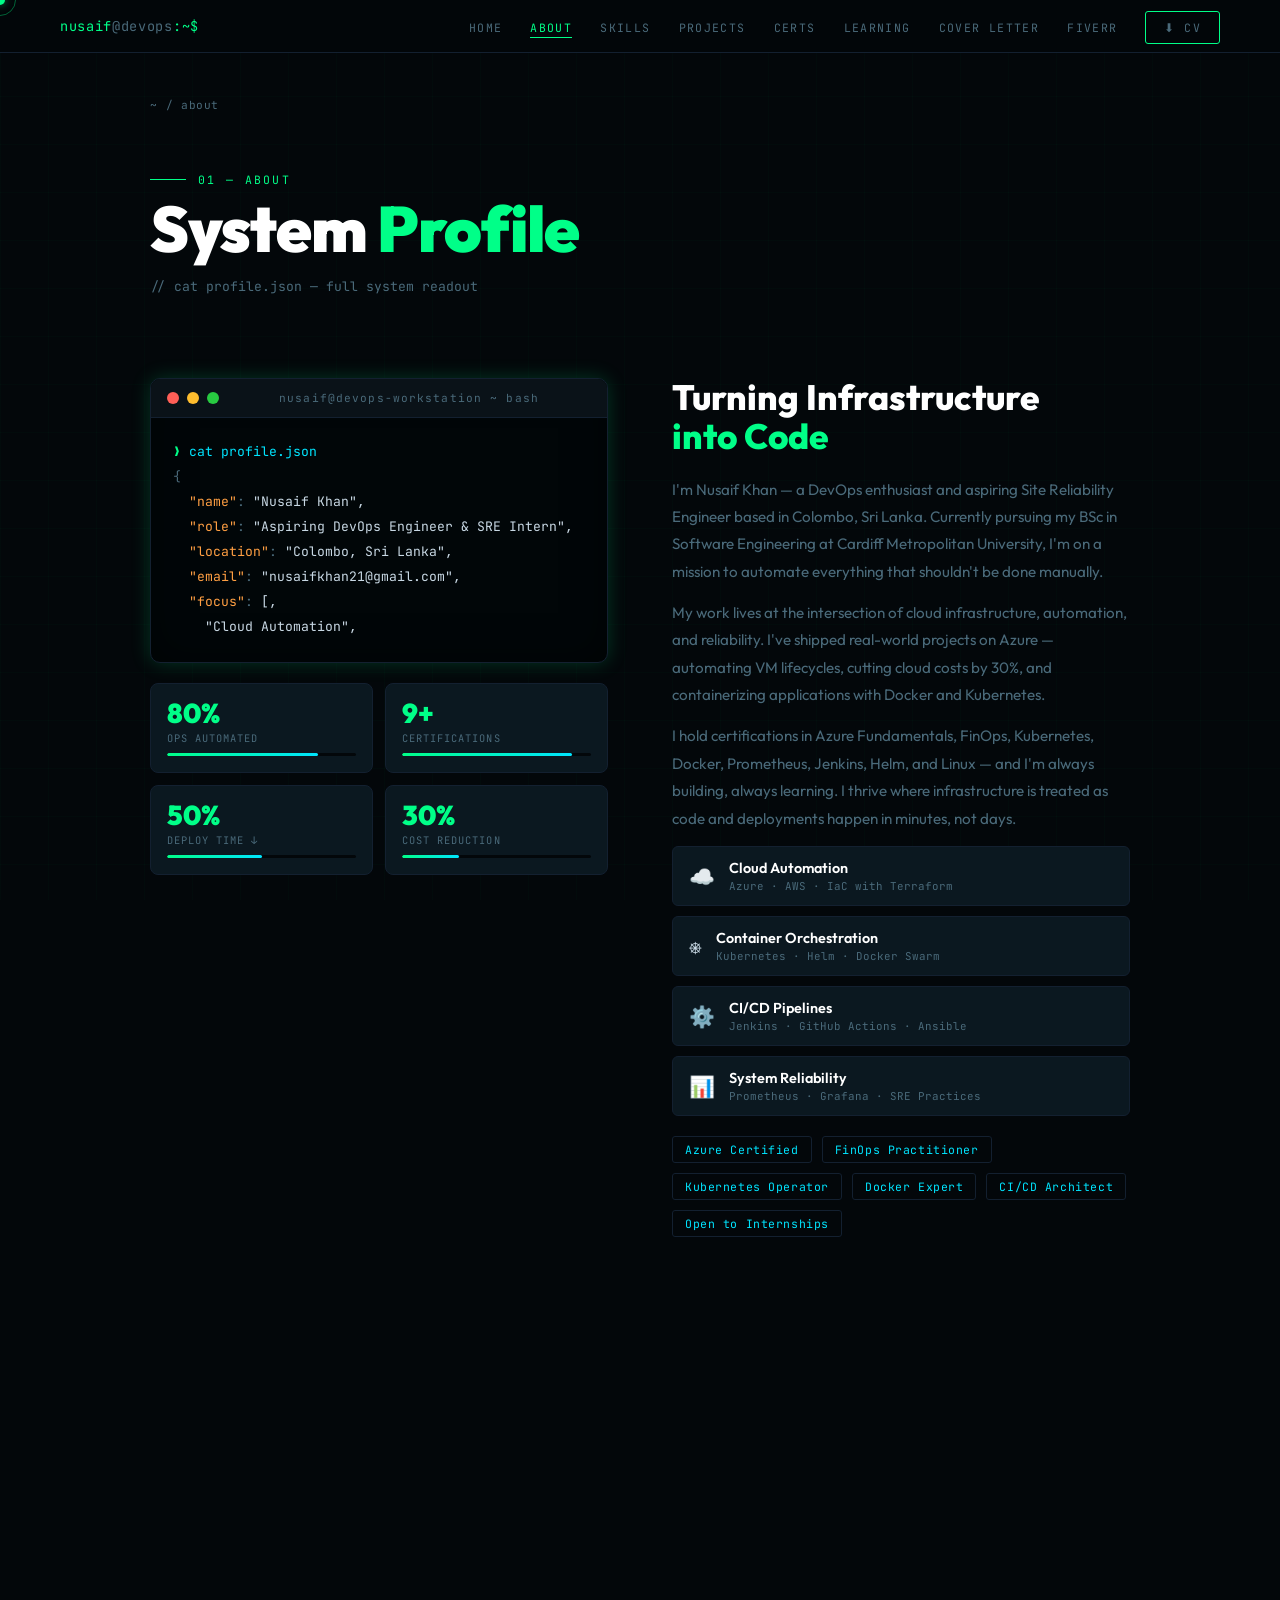
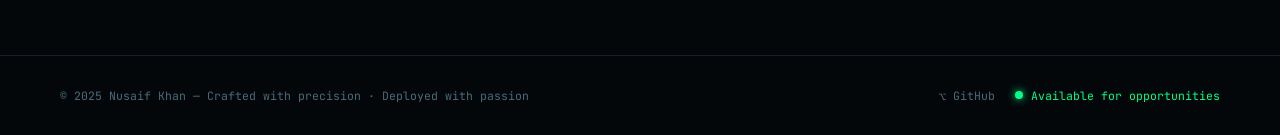
<file: about.html>
<!doctype html>
<html lang="en">
<head>
  <meta charset="UTF-8"/>
  <meta name="viewport" content="width=device-width,initial-scale=1.0"/>
  <title>About — Nusaif Khan</title>
  <link href="https://fonts.googleapis.com/css2?family=JetBrains+Mono:ital,wght@0,300;0,400;0,500;0,700;1,400&family=Outfit:wght@300;400;500;600;700;800;900&display=swap" rel="stylesheet"/>
  <style>
    :root{--bg:#03070a;--bg2:#060d12;--bg3:#0b1820;--g:#00ff88;--g2:#00cc6a;--c:#00e5ff;--b:#1e90ff;--o:#ff6b35;--p:#a855f7;--t:#c8d8e4;--td:#4a6a7a;--bd:#132030;--bdh:#00ff8840;--glow:0 0 20px #00ff8830;--glows:0 0 40px #00ff8860;}
    *,*::before,*::after{box-sizing:border-box;margin:0;padding:0;}
    html{scroll-behavior:smooth;}
    body{background:var(--bg);color:var(--t);font-family:"Outfit",sans-serif;overflow-x:hidden;cursor:none;}
    ::selection{background:#00ff8830;color:var(--g);}
    ::-webkit-scrollbar{width:4px;}
    ::-webkit-scrollbar-track{background:var(--bg);}
    ::-webkit-scrollbar-thumb{background:var(--g2);border-radius:2px;}

    /* CURSOR */
    #cur,#cur-r{position:fixed;border-radius:50%;pointer-events:none;z-index:9999;transform:translate(-50%,-50%);transition:width .15s,height .15s,background .15s,border .15s;}
    #cur{width:10px;height:10px;background:var(--g);box-shadow:0 0 8px #00ff8880;}
    #cur-r{width:32px;height:32px;border:1px solid #00ff8860;z-index:9998;transition:all .12s ease;}

    /* BG GRID */
    .bg-grid{position:fixed;inset:0;z-index:0;background-image:linear-gradient(rgba(0,255,136,.018) 1px,transparent 1px),linear-gradient(90deg,rgba(0,255,136,.018) 1px,transparent 1px);background-size:48px 48px;pointer-events:none;}

    /* NAV */
    nav{position:fixed;top:0;left:0;right:0;z-index:200;display:flex;align-items:center;justify-content:space-between;padding:16px 60px;background:rgba(3,7,10,.92);backdrop-filter:blur(16px);border-bottom:1px solid var(--bd);transition:all .3s;}
    nav.scrolled{padding:12px 60px;border-bottom-color:#00ff8830;}
    .nav-logo{font-family:"JetBrains Mono",monospace;font-size:.85rem;color:var(--g);letter-spacing:.05em;text-decoration:none;}
    .nav-logo span{color:var(--td);}
    .nav-links{display:flex;gap:28px;list-style:none;align-items:center;}
    .nav-links a{font-family:"JetBrains Mono",monospace;font-size:.72rem;color:var(--td);text-decoration:none;letter-spacing:.12em;text-transform:uppercase;transition:color .2s;position:relative;cursor:none;}
    .nav-links a::after{content:"";position:absolute;left:0;bottom:-3px;width:0;height:1px;background:var(--g);transition:width .2s;}
    .nav-links a:hover,.nav-links a.active{color:var(--g);}
    .nav-links a:hover::after,.nav-links a.active::after{width:100%;}
    .nav-dl{font-family:"JetBrains Mono",monospace;font-size:.72rem;padding:8px 18px;background:transparent;border:1px solid var(--g);color:var(--g);border-radius:3px;cursor:none;letter-spacing:.1em;text-transform:uppercase;transition:all .2s;text-decoration:none;}
    .nav-dl:hover{background:var(--g);color:#000;}

    /* PAGE SHELL */
    .page-shell{min-height:100vh;padding-top:80px;position:relative;z-index:2;}

    /* SECTION WRAP */
    .section-wrap{max-width:1100px;margin:0 auto;padding:80px 60px;}
    .section-kicker{font-family:"JetBrains Mono",monospace;font-size:.72rem;color:var(--g);letter-spacing:.2em;text-transform:uppercase;margin-bottom:12px;display:flex;align-items:center;gap:12px;}
    .section-kicker::after{content:"";flex:1;height:1px;background:linear-gradient(90deg,var(--bd),transparent);}
    .section-title{font-family:"Outfit",sans-serif;font-size:clamp(2rem,4vw,3rem);font-weight:800;color:#fff;line-height:1;margin-bottom:48px;}

    /* FADE IN */
    .fade{opacity:0;transform:translateY(24px);transition:opacity .7s ease,transform .7s ease;}
    .fade.vis{opacity:1;transform:translateY(0);}
    .fade.delay1{transition-delay:.1s;}
    .fade.delay2{transition-delay:.2s;}
    .fade.delay3{transition-delay:.3s;}
    .fade.delay4{transition-delay:.4s;}

    /* PAGE HERO BANNER */
    .page-banner{padding:60px 60px 0;max-width:1100px;margin:0 auto;}
    .page-banner-kicker{font-family:"JetBrains Mono",monospace;font-size:.72rem;color:var(--g);letter-spacing:.2em;text-transform:uppercase;margin-bottom:12px;display:flex;align-items:center;gap:12px;}
    .page-banner-kicker::before{content:"";width:36px;height:1px;background:var(--g);}
    .page-banner-title{font-family:"Outfit",sans-serif;font-size:clamp(2.2rem,5vw,4rem);font-weight:900;color:#fff;line-height:.95;letter-spacing:-.02em;margin-bottom:16px;}
    .page-banner-title span{color:var(--g);}
    .page-banner-desc{font-family:"JetBrains Mono",monospace;font-size:.82rem;color:var(--td);line-height:1.7;max-width:500px;}

    /* FOOTER */
    footer{padding:32px 60px;border-top:1px solid var(--bd);display:flex;justify-content:space-between;align-items:center;position:relative;z-index:2;margin-top:40px;}
    .footer-copy{font-family:"JetBrains Mono",monospace;font-size:.72rem;color:var(--td);}
    .footer-status{font-family:"JetBrains Mono",monospace;font-size:.72rem;color:var(--g);display:flex;align-items:center;gap:8px;}
    .status-dot{width:8px;height:8px;background:var(--g);border-radius:50%;animation:pulse 2s ease-in-out infinite;box-shadow:0 0 8px var(--g);}
    @keyframes pulse{0%,100%{transform:scale(1);opacity:1;}50%{transform:scale(1.3);opacity:.7;}}
    @keyframes blink{50%{opacity:0;}}

    /* BREADCRUMB */
    .breadcrumb{font-family:"JetBrains Mono",monospace;font-size:.7rem;color:var(--td);padding:18px 60px 0;max-width:1100px;margin:0 auto;letter-spacing:.05em;}
    .breadcrumb a{color:var(--td);text-decoration:none;transition:color .2s;}
    .breadcrumb a:hover{color:var(--g);}
    .breadcrumb span{color:var(--td);margin:0 8px;}

    /* BADGE */
    .badge{font-family:"JetBrains Mono",monospace;font-size:.72rem;padding:5px 12px;border:1px solid var(--bd);border-radius:3px;color:var(--c);letter-spacing:.05em;transition:all .2s;cursor:default;}
    .badge:hover{border-color:var(--c);background:rgba(0,229,255,.06);}

    /* MOBILE */
    @media(max-width:900px){
      nav{padding:14px 32px;}
      .section-wrap,.page-banner,.breadcrumb{padding-left:32px;padding-right:32px;}
    }
    @media(max-width:600px){
      nav{padding:12px 20px;}
      .section-wrap,.page-banner,.breadcrumb{padding-left:20px;padding-right:20px;}
      footer{flex-direction:column;gap:14px;padding:24px 20px;text-align:center;}
      .sysprofile-grid{grid-template-columns:1fr!important;gap:28px!important;}
      .sp-metrics{grid-template-columns:1fr 1fr!important;}
      .edu-card{flex-direction:column;gap:12px;text-align:center;}
    }
    @media(max-width:400px){
      .section-wrap,.page-banner,.breadcrumb{padding-left:16px;padding-right:16px;}
    }

  /* HAMBURGER */
  #hamburger{display:none;flex-direction:column;gap:5px;cursor:pointer;padding:6px 4px;background:none;border:none;}
  #hamburger span{display:block;width:22px;height:2px;background:var(--g);border-radius:2px;transition:all .25s;}
  #hamburger.open span:nth-child(1){transform:translateY(7px) rotate(45deg);}
  #hamburger.open span:nth-child(2){opacity:0;}
  #hamburger.open span:nth-child(3){transform:translateY(-7px) rotate(-45deg);}
  #mobile-menu{display:none;position:fixed;top:56px;left:0;right:0;background:rgba(3,7,10,.96);backdrop-filter:blur(24px) saturate(160%);-webkit-backdrop-filter:blur(24px) saturate(160%);border-bottom:1px solid rgba(0,255,136,.12);box-shadow:0 8px 40px rgba(0,0,0,.5);flex-direction:column;z-index:199;padding:20px 24px 28px;}
  #mobile-menu a{font-family:"JetBrains Mono",monospace;font-size:.8rem;color:var(--td);text-decoration:none;letter-spacing:.14em;text-transform:uppercase;padding:14px 0;border-bottom:1px solid var(--bd);transition:color .2s,padding-left .2s;}
  #mobile-menu a:hover,#mobile-menu a.active{color:var(--g);padding-left:8px;}
  #mobile-menu a:last-child{border-bottom:none;}
  @media(max-width:900px){
    #hamburger{display:flex;}
    .nav-links{display:none!important;}
  }
  </style>
</head>
<body>
<div class="bg-grid"></div>
<div id="cur"></div>
<div id="cur-r"></div>

<nav id="main-nav">
  <a href="index.html" class="nav-logo">nusaif<span>@devops</span>:~$</a>
    <ul class="nav-links">
    <li><a href="index.html" class="">Home</a></li>
    <li><a href="about.html" class="active">About</a></li>
    <li><a href="skills.html" class="">Skills</a></li>
    <li><a href="projects.html" class="">Projects</a></li>
    <li><a href="certifications.html" class="">Certs</a></li>
    <li><a href="learning-path.html" class="">Learning</a></li>
    <li><a href="cover-letter.html" class="">Cover Letter</a></li>
    <li><a href="fiverr.html" class="">Fiverr</a></li>
    <li><a href="Nusaif_Khan_Resume.pdf" download class="nav-dl">⬇ CV</a></li>
  </ul>
<button id="hamburger" aria-label="Menu"><span></span><span></span><span></span></button>
</nav>
<div id="mobile-menu">
  <a href="index.html">Home</a>
  <a href="about.html">About</a>
  <a href="skills.html">Skills</a>
  <a href="projects.html">Projects</a>
  <a href="certifications.html">Certs</a>
  <a href="learning-path.html">Learning</a>
  <a href="cover-letter.html">Cover Letter</a>
  <a href="fiverr.html">Fiverr</a>
  <a href="Nusaif_Khan_Resume.pdf" download style="color:var(--g);margin-top:8px;border-bottom:none!important;">⬇ Download CV</a>
</div>

<style>
  .sysprofile-grid{display:grid;grid-template-columns:1fr 1fr;gap:64px;align-items:start;}
  .sp-terminal{background:#010608;border:1px solid var(--bd);border-radius:10px;overflow:hidden;box-shadow:0 0 20px #00ff8830,inset 0 0 40px rgba(0,0,0,.5);transition:box-shadow .3s;}
  .sp-terminal:hover{box-shadow:0 0 40px #00ff8860;}
  .sp-terminal-bar{background:#0a1218;padding:12px 16px;display:flex;align-items:center;gap:8px;border-bottom:1px solid var(--bd);}
  .sp-dot{width:12px;height:12px;border-radius:50%;}
  .sp-dot-r{background:#ff5f57;}.sp-dot-y{background:#ffbd2e;}.sp-dot-g{background:#28ca41;}
  .sp-terminal-title{font-family:"JetBrains Mono",monospace;font-size:.7rem;color:var(--td);margin:0 auto;letter-spacing:.1em;}
  .sp-terminal-body{padding:22px;font-family:"JetBrains Mono",monospace;font-size:.82rem;line-height:1.9;}
  .sp-prompt{color:var(--g);}.sp-cmd{color:var(--c);}.sp-key{color:#ff9f43;}.sp-val{color:var(--t);}
  .sp-dim{color:var(--td);font-style:italic;}
  .sp-blink{display:inline-block;width:9px;height:15px;background:var(--g);vertical-align:middle;animation:blink 1s step-end infinite;}
  .sp-metrics{display:grid;grid-template-columns:1fr 1fr;gap:12px;margin-top:20px;}
  .sp-metric-card{background:var(--bg3);border:1px solid var(--bd);border-radius:8px;padding:16px;transition:all .25s;}
  .sp-metric-card:hover{border-color:var(--bdh);transform:translateY(-2px);box-shadow:var(--glow);}
  .sp-metric-val{font-family:"Outfit",sans-serif;font-size:1.7rem;font-weight:900;color:var(--g);line-height:1;margin-bottom:4px;}
  .sp-metric-label{font-family:"JetBrains Mono",monospace;font-size:.65rem;color:var(--td);letter-spacing:.1em;text-transform:uppercase;margin-bottom:8px;}
  .sp-metric-bar{height:3px;background:var(--bg);border-radius:2px;overflow:hidden;}
  .sp-metric-fill{height:100%;background:linear-gradient(90deg,var(--g),var(--c));border-radius:2px;transition:width 1.5s ease;}
  .sp-title{font-family:"Outfit",sans-serif;font-size:2.2rem;font-weight:800;color:#fff;line-height:1.1;margin-bottom:20px;}
  .sp-title span{color:var(--g);}
  .sp-desc{color:var(--td);line-height:1.8;font-size:.95rem;margin-bottom:14px;}
  .sp-focus-list{list-style:none;display:flex;flex-direction:column;gap:10px;margin-bottom:20px;}
  .sp-focus-item{display:flex;align-items:center;gap:14px;padding:12px 16px;background:var(--bg3);border:1px solid var(--bd);border-radius:6px;transition:all .22s;}
  .sp-focus-item:hover{border-color:var(--bdh);transform:translateX(4px);background:rgba(0,255,136,.03);}
  .sp-focus-icon{font-size:1.3rem;flex-shrink:0;}
  .sp-focus-name{color:#fff;font-size:.9rem;font-weight:600;margin-bottom:2px;display:block;}
  .sp-focus-sub{font-family:"JetBrains Mono",monospace;font-size:.68rem;color:var(--td);display:block;}
  .about-badges{display:flex;flex-wrap:wrap;gap:10px;margin-top:8px;}
  .edu-card{background:var(--bg3);border:1px solid var(--bd);border-radius:8px;padding:28px;display:flex;gap:24px;align-items:center;transition:all .3s;margin-bottom:16px;}
  .edu-card:hover{border-color:var(--bdh);box-shadow:var(--glow);}
  .edu-year{font-family:"Outfit",sans-serif;font-size:2.4rem;font-weight:900;color:var(--g);opacity:.3;flex-shrink:0;}
  .edu-uni{font-family:"Outfit",sans-serif;font-size:1.2rem;font-weight:700;color:#fff;margin-bottom:4px;}
  .edu-degree{color:var(--c);font-size:.9rem;margin-bottom:4px;}
  .edu-period{font-family:"JetBrains Mono",monospace;font-size:.72rem;color:var(--td);}
  @media(max-width:768px){.sysprofile-grid{grid-template-columns:1fr;gap:36px;}.sp-metrics{grid-template-columns:1fr 1fr;}}
</style>

<div class="page-shell">
  <div class="breadcrumb"><a href="index.html">~</a><span>/</span>about</div>
  <div class="page-banner">
    <div class="page-banner-kicker fade">01 — About</div>
    <h1 class="page-banner-title fade delay1">System <span>Profile</span></h1>
    <p class="page-banner-desc fade delay2">// cat profile.json — full system readout</p>
  </div>

  <div class="section-wrap">
    <div class="sysprofile-grid">
      <div class="fade delay1">
        <div class="sp-terminal">
          <div class="sp-terminal-bar">
            <div class="sp-dot sp-dot-r"></div><div class="sp-dot sp-dot-y"></div><div class="sp-dot sp-dot-g"></div>
            <span class="sp-terminal-title">nusaif@devops-workstation ~ bash</span>
          </div>
          <div class="sp-terminal-body" id="terminal-body">
            <div><span class="sp-prompt">❯ </span><span class="sp-cmd">cat profile.json</span></div>
          </div>
        </div>
        <div class="sp-metrics">
          <div class="sp-metric-card"><div class="sp-metric-val">80%</div><div class="sp-metric-label">Ops Automated</div><div class="sp-metric-bar"><div class="sp-metric-fill" data-w="80"></div></div></div>
          <div class="sp-metric-card"><div class="sp-metric-val">9+</div><div class="sp-metric-label">Certifications</div><div class="sp-metric-bar"><div class="sp-metric-fill" data-w="90"></div></div></div>
          <div class="sp-metric-card"><div class="sp-metric-val">50%</div><div class="sp-metric-label">Deploy Time ↓</div><div class="sp-metric-bar"><div class="sp-metric-fill" data-w="50"></div></div></div>
          <div class="sp-metric-card"><div class="sp-metric-val">30%</div><div class="sp-metric-label">Cost Reduction</div><div class="sp-metric-bar"><div class="sp-metric-fill" data-w="30"></div></div></div>
        </div>
      </div>
      <div class="fade delay2">
        <div class="sp-title">Turning Infrastructure<br/><span>into Code</span></div>
        <p class="sp-desc">I'm Nusaif Khan — a DevOps enthusiast and aspiring Site Reliability Engineer based in Colombo, Sri Lanka. Currently pursuing my BSc in Software Engineering at Cardiff Metropolitan University, I'm on a mission to automate everything that shouldn't be done manually.</p>
        <p class="sp-desc">My work lives at the intersection of cloud infrastructure, automation, and reliability. I've shipped real-world projects on Azure — automating VM lifecycles, cutting cloud costs by 30%, and containerizing applications with Docker and Kubernetes.</p>
        <p class="sp-desc">I hold certifications in Azure Fundamentals, FinOps, Kubernetes, Docker, Prometheus, Jenkins, Helm, and Linux — and I'm always building, always learning. I thrive where infrastructure is treated as code and deployments happen in minutes, not days.</p>
        <ul class="sp-focus-list">
          <li class="sp-focus-item"><span class="sp-focus-icon">☁️</span><div><span class="sp-focus-name">Cloud Automation</span><span class="sp-focus-sub">Azure · AWS · IaC with Terraform</span></div></li>
          <li class="sp-focus-item"><span class="sp-focus-icon">⎈</span><div><span class="sp-focus-name">Container Orchestration</span><span class="sp-focus-sub">Kubernetes · Helm · Docker Swarm</span></div></li>
          <li class="sp-focus-item"><span class="sp-focus-icon">⚙️</span><div><span class="sp-focus-name">CI/CD Pipelines</span><span class="sp-focus-sub">Jenkins · GitHub Actions · Ansible</span></div></li>
          <li class="sp-focus-item"><span class="sp-focus-icon">📊</span><div><span class="sp-focus-name">System Reliability</span><span class="sp-focus-sub">Prometheus · Grafana · SRE Practices</span></div></li>
        </ul>
        <div class="about-badges">
          <span class="badge">Azure Certified</span><span class="badge">FinOps Practitioner</span><span class="badge">Kubernetes Operator</span><span class="badge">Docker Expert</span><span class="badge">CI/CD Architect</span><span class="badge">Open to Internships</span>
        </div>
      </div>
    </div>

    <div style="margin-top:60px;">
      <div class="section-kicker fade">Education</div>
      <div class="section-title fade delay1" style="margin-bottom:24px;">Academic Background</div>
      <div class="edu-card fade delay2">
        <div class="edu-year">25</div>
        <div>
          <div class="edu-uni">Cardiff Metropolitan University</div>
          <div class="edu-degree">BSc Software Engineering</div>
          <div class="edu-period">📅 2025 – 2028 · 1st Year — 2nd Semester · Ongoing</div>
        </div>
      </div>
    </div>
  </div>
</div>

<script>
// Animate terminal typing
const lines=[
  {c:'var(--td)',t:'{'},
  {k:'"name"',v:'"Nusaif Khan"'},
  {k:'"role"',v:'"Aspiring DevOps Engineer & SRE Intern"'},
  {k:'"location"',v:'"Colombo, Sri Lanka"'},
  {k:'"email"',v:'"nusaifkhan21@gmail.com"'},
  {k:'"focus"',v:'['},
  {indent:4,v:'"Cloud Automation"'},
  {indent:4,v:'"Infrastructure as Code"'},
  {indent:4,v:'"CI/CD Pipelines"'},
  {indent:4,v:'"System Reliability"'},
  {indent:2,v:'],'},
  {k:'"status"',v:'"open_to_opportunities"',g:true},
  {k:'"education"',v:'"BSc Software Engineering @ Cardiff Met"',last:true},
  {c:'var(--td)',t:'}'},
  {comment:'# Automating the future, one pipeline at a time.'},
  {cursor:true},
];
const tb=document.getElementById('terminal-body');
let i=0;
function addL(){
  if(i>=lines.length)return;
  const l=lines[i++];const d=document.createElement('div');
  if(l.cursor){d.innerHTML='<span class="sp-prompt">❯ </span><span class="sp-blink"></span>';}
  else if(l.comment){d.innerHTML=`<span class="sp-prompt">❯ </span><span class="sp-dim">${l.comment}</span>`;}
  else if(l.c){d.style.color=`var(--td)`;d.textContent=l.t;}
  else if(l.indent){const pad='&nbsp;'.repeat(l.indent);d.innerHTML=`${pad}<span class="sp-val">${l.v}</span>${l.last?'':','}`;}
  else if(l.k){d.innerHTML=`&nbsp;&nbsp;<span class="sp-key">${l.k}</span><span style="color:var(--td)">: </span><span style="color:${l.g?'var(--g)':'var(--t)'}">${l.v}</span>${l.last?'':','}`;}
  tb.appendChild(d);
  setTimeout(addL,130);
}
setTimeout(addL,400);

// Animate metric bars
setTimeout(()=>{
  document.querySelectorAll('.sp-metric-fill').forEach(el=>{
    el.style.width=el.dataset.w+'%';
  });
},800);
</script>

<footer>
  <div class="footer-copy">© 2025 Nusaif Khan — Crafted with precision · Deployed with passion</div>
  <div class="footer-status" style="display:flex; gap:20px; align-items:center;">
    <a href="https://github.com/nusaifkhan" target="_blank" style="color:var(--td);text-decoration:none;transition:color .2s;font-family:'JetBrains Mono',monospace;" onmouseover="this.style.color='var(--g)'" onmouseout="this.style.color='var(--td)'">⌥ GitHub</a>
    <div style="display:flex;align-items:center;gap:8px;"><div class="status-dot"></div> Available for opportunities</div>
  </div>
</footer>


<script>
(function(){
  // Custom cursor
  const cur=document.getElementById('cur'),ring=document.getElementById('cur-r');
  document.addEventListener('mousemove',e=>{
    cur.style.left=e.clientX+'px';cur.style.top=e.clientY+'px';
    setTimeout(()=>{ring.style.left=e.clientX+'px';ring.style.top=e.clientY+'px';},50);
  });
  document.querySelectorAll('a,button,input,textarea,.card,.proj-card,.skill-cat,.cert-card,.sp-focus-item,.cert-card-item').forEach(el=>{
    el.addEventListener('mouseenter',()=>{cur.style.width='18px';cur.style.height='18px';cur.style.background='transparent';cur.style.border='2px solid var(--g)';ring.style.width='44px';ring.style.height='44px';});
    el.addEventListener('mouseleave',()=>{cur.style.width='10px';cur.style.height='10px';cur.style.background='var(--g)';cur.style.border='none';ring.style.width='32px';ring.style.height='32px';});
  });

  // Scrolled nav
  const nav=document.getElementById('main-nav');
  window.addEventListener('scroll',()=>nav.classList.toggle('scrolled',window.scrollY>50));

  // Fade in observer
  const obs=new IntersectionObserver(entries=>entries.forEach((e,i)=>{if(e.isIntersecting)setTimeout(()=>e.target.classList.add('vis'),i*80);}),{threshold:.08});
  document.querySelectorAll('.fade').forEach(el=>obs.observe(el));

  // CV download toast
  function cvToast(){
    const t=document.createElement('div');
    t.style.cssText='position:fixed;bottom:28px;left:50%;transform:translateX(-50%) translateY(0);background:#00ff88;color:#000;font-family:"JetBrains Mono",monospace;font-size:.78rem;padding:12px 28px;border-radius:6px;z-index:9999;font-weight:700;letter-spacing:.1em;box-shadow:0 4px 24px #00ff8840;transition:opacity .4s;white-space:nowrap';
    t.innerHTML='⬇&nbsp; Downloading Nusaif\'s CV...';
    document.body.appendChild(t);
    setTimeout(()=>{t.style.opacity='0';},2600);
    setTimeout(()=>t.remove(),3000);
  }
  document.querySelectorAll('a[download]').forEach(a=>{
    a.addEventListener('click',()=>setTimeout(cvToast,100));
  });
  document.querySelectorAll('[data-cv]').forEach(b=>{
    b.addEventListener('click',()=>{
      const a=document.createElement('a');
      a.href='Nusaif_Khan_Resume.pdf';
      a.download='Nusaif_Khan_Resume.pdf';
      document.body.appendChild(a);a.click();document.body.removeChild(a);
      cvToast();
    });
  });

  // Mobile hamburger
  const ham=document.getElementById('hamburger');
  const mobileMenu=document.getElementById('mobile-menu');
  if(ham&&mobileMenu){
    ham.addEventListener('click',()=>{
      const open=mobileMenu.style.display==='flex';
      mobileMenu.style.display=open?'none':'flex';
      ham.classList.toggle('open',!open);
    });
  }
})();
</script>
</body>
</html>
</file>
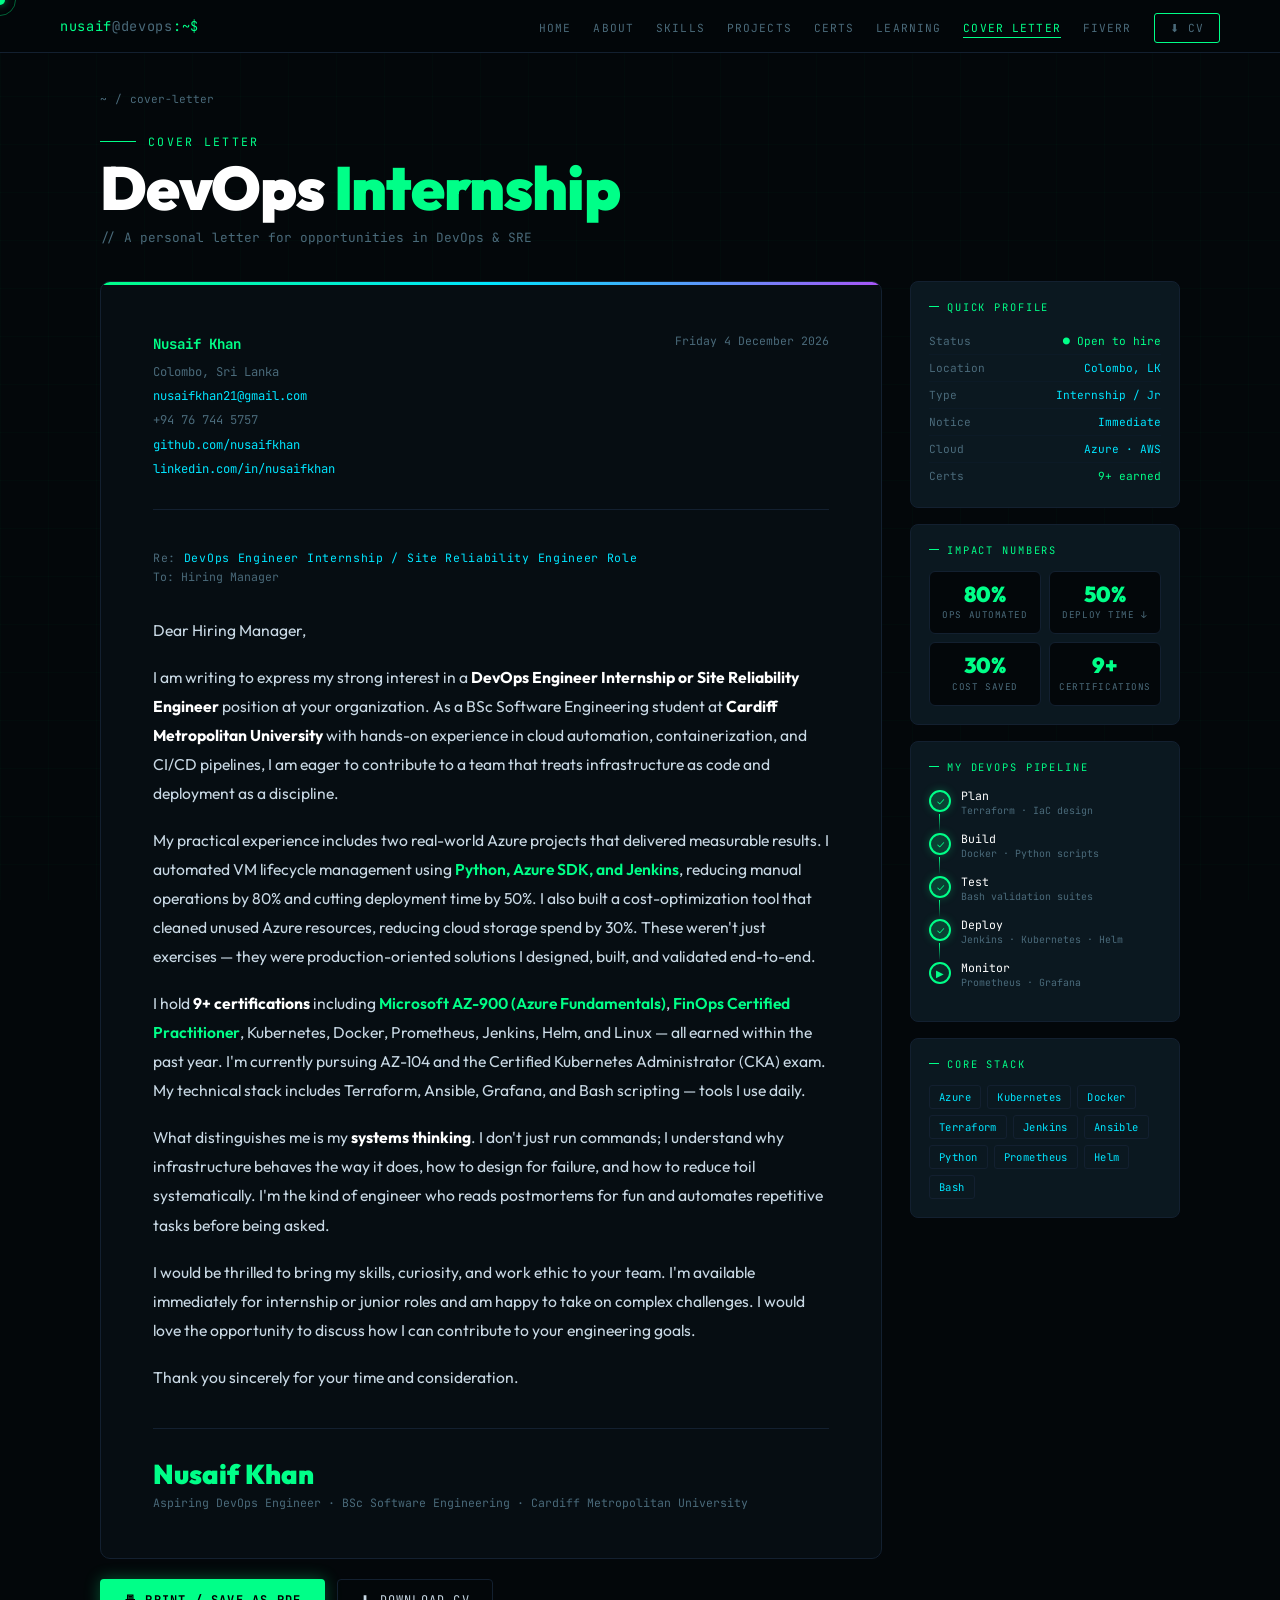
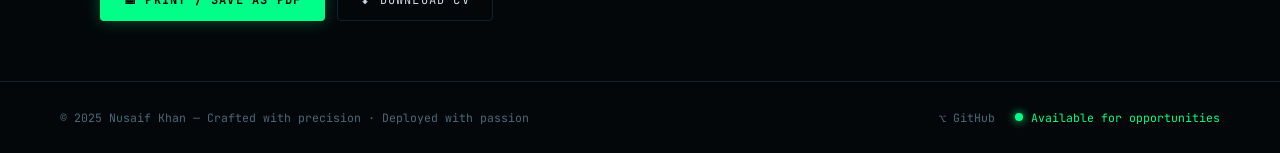
<file: cover-letter.html>
<!doctype html>
<html lang="en">
  <head>
    <meta charset="UTF-8" />
    <meta name="viewport" content="width=device-width,initial-scale=1.0" />
    <title>Cover Letter — Nusaif Khan</title>
    <link
      href="https://fonts.googleapis.com/css2?family=JetBrains+Mono:ital,wght@0,300;0,400;0,500;0,700;1,400&family=Outfit:wght@300;400;500;600;700;800;900&display=swap"
      rel="stylesheet"
    />
    <style>
      :root {
        --bg: #03070a;
        --bg2: #060d12;
        --bg3: #0b1820;
        --g: #00ff88;
        --g2: #00cc6a;
        --c: #00e5ff;
        --b: #1e90ff;
        --o: #ff6b35;
        --p: #a855f7;
        --t: #c8d8e4;
        --td: #4a6a7a;
        --bd: #132030;
        --bdh: #00ff8840;
        --glow: 0 0 20px #00ff8830;
      }
      *,
      *::before,
      *::after {
        box-sizing: border-box;
        margin: 0;
        padding: 0;
      }
      html {
        scroll-behavior: smooth;
      }
      body {
        background: var(--bg);
        color: var(--t);
        font-family: "Outfit", sans-serif;
        overflow-x: hidden;
        cursor: none;
      }
      ::selection {
        background: #00ff8830;
        color: var(--g);
      }
      ::-webkit-scrollbar {
        width: 4px;
      }
      ::-webkit-scrollbar-track {
        background: var(--bg);
      }
      ::-webkit-scrollbar-thumb {
        background: var(--g2);
        border-radius: 2px;
      }
      #cur,
      #cur-r {
        position: fixed;
        border-radius: 50%;
        pointer-events: none;
        z-index: 9999;
        transform: translate(-50%, -50%);
        transition:
          width 0.15s,
          height 0.15s,
          background 0.15s,
          border 0.15s;
      }
      #cur {
        width: 10px;
        height: 10px;
        background: var(--g);
        box-shadow: 0 0 8px #00ff8880;
      }
      #cur-r {
        width: 32px;
        height: 32px;
        border: 1px solid #00ff8860;
        z-index: 9998;
        transition: all 0.12s ease;
      }
      .bg-grid {
        position: fixed;
        inset: 0;
        z-index: 0;
        background-image:
          linear-gradient(rgba(0, 255, 136, 0.018) 1px, transparent 1px),
          linear-gradient(90deg, rgba(0, 255, 136, 0.018) 1px, transparent 1px);
        background-size: 48px 48px;
        pointer-events: none;
      }
      nav {
        position: fixed;
        top: 0;
        left: 0;
        right: 0;
        z-index: 200;
        display: flex;
        align-items: center;
        justify-content: space-between;
        padding: 16px 60px;
        background: rgba(3, 7, 10, 0.95);
        backdrop-filter: blur(16px);
        border-bottom: 1px solid var(--bd);
        transition: all 0.3s;
      }
      nav.scrolled {
        padding: 12px 60px;
      }
      .nav-logo {
        font-family: "JetBrains Mono", monospace;
        font-size: 0.85rem;
        color: var(--g);
        letter-spacing: 0.05em;
        text-decoration: none;
      }
      .nav-logo span {
        color: var(--td);
      }
      .nav-links {
        display: flex;
        gap: 22px;
        list-style: none;
        align-items: center;
      }
      .nav-links a {
        font-family: "JetBrains Mono", monospace;
        font-size: 0.7rem;
        color: var(--td);
        text-decoration: none;
        letter-spacing: 0.1em;
        text-transform: uppercase;
        transition: color 0.2s;
        position: relative;
        cursor: none;
      }
      .nav-links a::after {
        content: "";
        position: absolute;
        left: 0;
        bottom: -3px;
        width: 0;
        height: 1px;
        background: var(--g);
        transition: width 0.2s;
      }
      .nav-links a:hover,
      .nav-links a.active {
        color: var(--g);
      }
      .nav-links a:hover::after,
      .nav-links a.active::after {
        width: 100%;
      }
      .nav-dl {
        font-family: "JetBrains Mono", monospace;
        font-size: 0.7rem;
        padding: 7px 15px;
        background: transparent;
        border: 1px solid var(--g);
        color: var(--g);
        border-radius: 3px;
        cursor: none;
        letter-spacing: 0.1em;
        text-transform: uppercase;
        transition: all 0.2s;
        text-decoration: none;
      }
      .nav-dl:hover {
        background: var(--g);
        color: #000;
      }
      #hamburger {
        display: none;
        flex-direction: column;
        gap: 5px;
        background: none;
        border: none;
        cursor: none;
        padding: 4px;
      }
      #hamburger span {
        display: block;
        width: 22px;
        height: 2px;
        background: var(--g);
        border-radius: 2px;
        transition: all 0.25s;
      }
      #hamburger.open span:nth-child(1) {
        transform: translateY(7px) rotate(45deg);
      }
      #hamburger.open span:nth-child(2) {
        opacity: 0;
      }
      #hamburger.open span:nth-child(3) {
        transform: translateY(-7px) rotate(-45deg);
      }
      #mobile-menu {
        display: none;
        position: fixed;
        top: 56px;
        left: 0;
        right: 0;
        background: rgba(3, 7, 10, 0.96);
        backdrop-filter: blur(24px) saturate(160%);
        -webkit-backdrop-filter: blur(24px) saturate(160%);
        border-bottom: 1px solid rgba(0,255,136,0.12);
        box-shadow: 0 8px 40px rgba(0,0,0,0.5);
        flex-direction: column;
        z-index: 199;
        padding: 20px 24px 28px;
      }
      #mobile-menu a {
        font-family: "JetBrains Mono", monospace;
        font-size: 0.8rem;
        color: var(--td);
        text-decoration: none;
        letter-spacing: 0.14em;
        text-transform: uppercase;
        padding: 14px 0;
        border-bottom: 1px solid var(--bd);
        transition: color 0.2s, padding-left 0.2s;
        display: block;
      }
      #mobile-menu a:hover,
      #mobile-menu a.active {
        color: var(--g);
        padding-left: 8px;
      }
      #mobile-menu a:last-child {
        border-bottom: none;
      }
      @media (max-width: 960px) {
        #hamburger {
          display: flex !important;
        }
        .nav-links {
          display: none !important;
        }
        nav {
          padding: 14px 24px;
        }
      }
      .page-shell {
        min-height: 100vh;
        padding-top: 72px;
        position: relative;
        z-index: 2;
      }
      .breadcrumb {
        font-family: "JetBrains Mono", monospace;
        font-size: 0.7rem;
        color: var(--td);
        padding: 20px 60px 0;
        max-width: 1200px;
        margin: 0 auto;
      }
      .breadcrumb a {
        color: var(--td);
        text-decoration: none;
        transition: color 0.2s;
      }
      .breadcrumb a:hover {
        color: var(--g);
      }
      .breadcrumb span {
        margin: 0 8px;
      }
      .page-banner {
        padding: 28px 60px 0;
        max-width: 1200px;
        margin: 0 auto;
      }
      .page-banner-kicker {
        font-family: "JetBrains Mono", monospace;
        font-size: 0.72rem;
        color: var(--g);
        letter-spacing: 0.2em;
        text-transform: uppercase;
        margin-bottom: 10px;
        display: flex;
        align-items: center;
        gap: 12px;
      }
      .page-banner-kicker::before {
        content: "";
        width: 36px;
        height: 1px;
        background: var(--g);
      }
      .page-banner-title {
        font-family: "Outfit", sans-serif;
        font-size: clamp(2.2rem, 5vw, 3.8rem);
        font-weight: 900;
        color: #fff;
        line-height: 0.95;
        letter-spacing: -0.02em;
        margin-bottom: 10px;
      }
      .page-banner-title span {
        color: var(--g);
      }
      .page-banner-desc {
        font-family: "JetBrains Mono", monospace;
        font-size: 0.8rem;
        color: var(--td);
        line-height: 1.7;
      }
      .content-wrap {
        max-width: 1200px;
        margin: 0 auto;
        padding: 32px 60px 60px;
      }
      .letter-layout {
        display: grid;
        grid-template-columns: 1fr 270px;
        gap: 28px;
        align-items: start;
      }
      .letter-doc {
        background: var(--bg2);
        border: 1px solid var(--bd);
        border-radius: 10px;
        padding: 48px 52px;
        position: relative;
        overflow: hidden;
      }
      .letter-doc::before {
        content: "";
        position: absolute;
        top: 0;
        left: 0;
        right: 0;
        height: 3px;
        background: linear-gradient(90deg, var(--g), var(--c), var(--p));
      }
      .letter-header {
        display: flex;
        justify-content: space-between;
        align-items: flex-start;
        margin-bottom: 40px;
        padding-bottom: 28px;
        border-bottom: 1px solid var(--bd);
      }
      .letter-from {
        font-family: "JetBrains Mono", monospace;
        font-size: 0.76rem;
        line-height: 2;
        color: var(--td);
      }
      .letter-from strong {
        color: var(--g);
        font-size: 0.88rem;
        display: block;
        margin-bottom: 2px;
      }
      .letter-from a {
        color: var(--c);
        text-decoration: none;
      }
      .letter-date {
        font-family: "JetBrains Mono", monospace;
        font-size: 0.72rem;
        color: var(--td);
        text-align: right;
        line-height: 1.9;
      }
      .letter-subject-row {
        font-family: "JetBrains Mono", monospace;
        font-size: 0.72rem;
        color: var(--td);
        margin-bottom: 4px;
        letter-spacing: 0.06em;
      }
      .letter-subject-row span {
        color: var(--c);
      }
      .letter-to {
        font-family: "JetBrains Mono", monospace;
        font-size: 0.72rem;
        color: var(--td);
        margin-bottom: 32px;
      }
      .letter-body {
        font-size: 0.98rem;
        line-height: 1.85;
        color: var(--t);
      }
      .letter-body p {
        margin-bottom: 18px;
      }
      .letter-body p:last-child {
        margin-bottom: 0;
      }
      .letter-body strong {
        color: #fff;
      }
      .hl {
        color: var(--g);
        font-weight: 600;
      }
      .letter-sig {
        margin-top: 36px;
        padding-top: 28px;
        border-top: 1px solid var(--bd);
      }
      .letter-sig-name {
        font-family: "Outfit", sans-serif;
        font-size: 1.7rem;
        font-weight: 900;
        color: var(--g);
      }
      .letter-sig-role {
        font-family: "JetBrains Mono", monospace;
        font-size: 0.72rem;
        color: var(--td);
        margin-top: 4px;
      }
      .letter-actions {
        display: flex;
        gap: 12px;
        margin-top: 20px;
        flex-wrap: wrap;
      }
      .btn {
        font-family: "JetBrains Mono", monospace;
        font-size: 0.75rem;
        padding: 11px 22px;
        border-radius: 4px;
        text-decoration: none;
        letter-spacing: 0.1em;
        text-transform: uppercase;
        transition: all 0.22s;
        cursor: none;
        border: none;
        display: inline-flex;
        align-items: center;
        gap: 7px;
      }
      .btn-primary {
        background: var(--g);
        color: #000;
        font-weight: 700;
        border: 2px solid var(--g);
        animation: btnbreathe 3s ease-in-out infinite;
        box-shadow: 0 0 16px rgba(0,255,136,0.3);
      }
      .btn-primary:hover {
        background: transparent;
        color: var(--g);
        animation: none;
      }
      @keyframes btnbreathe {
        0%, 100% { box-shadow: 0 0 12px rgba(0,255,136,0.25); }
        50% { box-shadow: 0 0 28px rgba(0,255,136,0.6), 0 0 50px rgba(0,255,136,0.15); }
      }
      .btn-outline {
        background: transparent;
        color: var(--t);
        border: 1px solid var(--bd);
      }
      .btn-outline:hover {
        border-color: var(--g);
        color: var(--g);
      }
      .letter-sidebar {
        display: flex;
        flex-direction: column;
        gap: 16px;
        position: sticky;
        top: 84px;
      }
      .sidebar-card {
        background: var(--bg3);
        border: 1px solid var(--bd);
        border-radius: 8px;
        padding: 18px;
        transition:
          border-color 0.25s,
          box-shadow 0.25s;
      }
      .sidebar-card:hover {
        border-color: var(--bdh);
        box-shadow: var(--glow);
      }
      .sidebar-title {
        font-family: "JetBrains Mono", monospace;
        font-size: 0.65rem;
        color: var(--g);
        letter-spacing: 0.18em;
        text-transform: uppercase;
        margin-bottom: 14px;
        display: flex;
        align-items: center;
        gap: 8px;
      }
      .sidebar-title::before {
        content: "";
        width: 10px;
        height: 1px;
        background: var(--g);
      }
      .kv-row {
        display: flex;
        justify-content: space-between;
        align-items: center;
        padding: 6px 0;
        border-bottom: 1px solid #0c1a26;
        font-family: "JetBrains Mono", monospace;
        font-size: 0.7rem;
      }
      .kv-row:last-child {
        border-bottom: none;
      }
      .kv-key {
        color: var(--td);
      }
      .kv-val {
        color: var(--c);
      }
      .kv-val.green {
        color: var(--g);
      }
      .mini-stats {
        display: grid;
        grid-template-columns: 1fr 1fr;
        gap: 8px;
      }
      .mini-stat {
        text-align: center;
        padding: 12px 6px;
        background: var(--bg);
        border: 1px solid var(--bd);
        border-radius: 6px;
        transition: border-color 0.2s;
      }
      .mini-stat:hover {
        border-color: var(--bdh);
      }
      .mini-stat-num {
        font-family: "Outfit", sans-serif;
        font-size: 1.35rem;
        font-weight: 900;
        color: var(--g);
        line-height: 1;
      }
      .mini-stat-label {
        font-family: "JetBrains Mono", monospace;
        font-size: 0.58rem;
        color: var(--td);
        letter-spacing: 0.06em;
        text-transform: uppercase;
        margin-top: 4px;
      }
      .pipeline {
        display: flex;
        flex-direction: column;
      }
      .pipe-step {
        display: flex;
        align-items: flex-start;
        gap: 10px;
        position: relative;
        padding-bottom: 14px;
      }
      .pipe-step::after {
        content: "";
        position: absolute;
        left: 10px;
        top: 26px;
        width: 1px;
        bottom: 0;
        background: linear-gradient(var(--g), rgba(19, 32, 48, 0.2));
      }
      .pipe-step:last-child::after {
        display: none;
      }
      .pipe-dot {
        width: 22px;
        height: 22px;
        border-radius: 50%;
        border: 2px solid var(--g);
        display: flex;
        align-items: center;
        justify-content: center;
        font-size: 0.6rem;
        color: var(--g);
        flex-shrink: 0;
        margin-top: 2px;
        background: rgba(0, 255, 136, 0.08);
      }
      .pipe-dot.done {
        background: rgba(0, 255, 136, 0.18);
        box-shadow: 0 0 8px #00ff8840;
      }
      .pipe-dot.running {
        animation: pipe-pulse 1.5s ease-in-out infinite;
      }
      @keyframes pipe-pulse {
        0%,
        100% {
          box-shadow: 0 0 0 0 rgba(0, 255, 136, 0.5);
        }
        60% {
          box-shadow: 0 0 0 6px rgba(0, 255, 136, 0);
        }
      }
      .pipe-label {
        font-family: "JetBrains Mono", monospace;
        font-size: 0.72rem;
        color: #fff;
        margin-bottom: 1px;
      }
      .pipe-sub {
        font-family: "JetBrains Mono", monospace;
        font-size: 0.62rem;
        color: var(--td);
      }
      .badge {
        font-family: "JetBrains Mono", monospace;
        font-size: 0.66rem;
        padding: 4px 9px;
        border: 1px solid var(--bd);
        border-radius: 3px;
        color: var(--c);
        letter-spacing: 0.04em;
        transition: all 0.2s;
        cursor: default;
      }
      .badge:hover {
        border-color: var(--c);
        background: rgba(0, 229, 255, 0.06);
      }
      footer {
        padding: 28px 60px;
        border-top: 1px solid var(--bd);
        display: flex;
        justify-content: space-between;
        align-items: center;
        position: relative;
        z-index: 2;
      }
      .footer-copy {
        font-family: "JetBrains Mono", monospace;
        font-size: 0.72rem;
        color: var(--td);
      }
      .footer-status {
        font-family: "JetBrains Mono", monospace;
        font-size: 0.72rem;
        color: var(--g);
        display: flex;
        align-items: center;
        gap: 8px;
      }
      .status-dot {
        width: 8px;
        height: 8px;
        background: var(--g);
        border-radius: 50%;
        animation: sdpulse 2s ease-in-out infinite;
        box-shadow: 0 0 8px var(--g);
      }
      @keyframes sdpulse {
        0%,
        100% {
          transform: scale(1);
          opacity: 1;
        }
        50% {
          transform: scale(1.3);
          opacity: 0.7;
        }
      }
      @media print {
        body {
          background: #fff !important;
          color: #000 !important;
          cursor: auto !important;
        }
        .bg-grid,
        #cur,
        #cur-r,
        nav,
        #hamburger,
        #mobile-menu,
        .breadcrumb,
        .page-banner,
        .letter-actions,
        .letter-sidebar,
        footer {
          display: none !important;
        }
        .letter-layout {
          display: block !important;
        }
        .content-wrap {
          padding: 0 !important;
        }
        .letter-doc {
          border: 1px solid #ccc !important;
          background: #fff !important;
          box-shadow: none !important;
          padding: 36px !important;
          border-radius: 0 !important;
        }
        .letter-doc::before {
          display: none !important;
        }
        .letter-from strong,
        .letter-sig-name,
        .hl {
          color: #1a6e3a !important;
        }
        .letter-from a,
        .letter-subject-row span {
          color: #0077aa !important;
        }
        .letter-body,
        .letter-from,
        .letter-date,
        .letter-to,
        .letter-subject-row,
        .letter-sig-role {
          color: #333 !important;
        }
        .letter-body strong {
          color: #000 !important;
        }
        .page-shell {
          padding-top: 0 !important;
        }
      }
      @media (max-width: 960px) {
        .letter-layout {
          grid-template-columns: 1fr;
        }
        .letter-sidebar {
          position: static;
        }
        .content-wrap,
        .page-banner,
        .breadcrumb {
          padding-left: 24px;
          padding-right: 24px;
        }
        .letter-doc {
          padding: 32px 24px;
        }
        .letter-header {
          flex-direction: column;
          gap: 16px;
        }
        footer {
          flex-direction: column;
          gap: 12px;
          padding: 24px;
        }
      }
      @media (max-width: 600px) {
        nav {
          padding: 12px 20px;
        }
        .content-wrap,
        .page-banner,
        .breadcrumb {
          padding-left: 20px;
          padding-right: 20px;
        }
        .letter-doc {
          padding: 24px 16px;
        }
        .letter-actions {
          flex-direction: column;
        }
        .letter-actions .btn {
          width: 100%;
          justify-content: center;
        }
        footer {
          flex-direction: column;
          gap: 14px;
          padding: 24px 20px;
          text-align: center;
        }
        .footer-status {
          flex-wrap: wrap;
          justify-content: center;
        }
      }
      @media (max-width: 400px) {
        .content-wrap,
        .page-banner,
        .breadcrumb {
          padding-left: 14px;
          padding-right: 14px;
        }
        .letter-doc {
          padding: 20px 14px;
        }
      }
    </style>
  </head>
  <body>
    <div class="bg-grid"></div>
    <div id="cur"></div>
    <div id="cur-r"></div>

    <nav id="main-nav">
      <a href="index.html" class="nav-logo">nusaif<span>@devops</span>:~$</a>
      <ul class="nav-links">
        <li><a href="index.html">Home</a></li>
        <li><a href="about.html">About</a></li>
        <li><a href="skills.html">Skills</a></li>
        <li><a href="projects.html">Projects</a></li>
        <li><a href="certifications.html">Certs</a></li>
        <li><a href="learning-path.html">Learning</a></li>
        <li><a href="cover-letter.html" class="active">Cover Letter</a></li>
        <li><a href="fiverr.html" class="">Fiverr</a></li>
        <li>
          <a href="Nusaif_Khan_Resume.pdf" download class="nav-dl"
            >&#11015; CV</a
          >
        </li>
      </ul>
      <button id="hamburger" aria-label="Toggle menu">
        <span></span><span></span><span></span>
      </button>
    </nav>

    <div id="mobile-menu">
      <a href="index.html">Home</a>
      <a href="about.html">About</a>
      <a href="skills.html">Skills</a>
      <a href="projects.html">Projects</a>
      <a href="certifications.html">Certs</a>
      <a href="learning-path.html">Learning</a>
      <a href="cover-letter.html" class="active">Cover Letter</a>
      <a href="fiverr.html">Fiverr</a>
      <a
        href="Nusaif_Khan_Resume.pdf"
        download
        style="color: var(--g); margin-top: 6px"
        >&#11015; Download CV</a
      >
    </div>

    <div class="page-shell">
      <div class="breadcrumb">
        <a href="index.html">~</a><span>/</span>cover-letter
      </div>

      <div class="page-banner">
        <div class="page-banner-kicker">Cover Letter</div>
        <h1 class="page-banner-title">DevOps <span>Internship</span></h1>
        <p class="page-banner-desc">
          // A personal letter for opportunities in DevOps &amp; SRE
        </p>
      </div>

      <div class="content-wrap">
        <div class="letter-layout">
          <!-- LEFT: THE LETTER -->
          <div>
            <div class="letter-doc">
              <div class="letter-header">
                <div class="letter-from">
                  <strong>Nusaif Khan</strong>
                  Colombo, Sri Lanka<br />
                  <a href="mailto:nusaifkhan21@gmail.com"
                    >nusaifkhan21@gmail.com</a
                  ><br />
                  +94 76 744 5757<br />
                  <a href="https://github.com/nusaifkhan" target="_blank"
                    >github.com/nusaifkhan</a
                  ><br />
                  <a href="https://linkedin.com/in/nusaifkhan" target="_blank"
                    >linkedin.com/in/nusaifkhan</a
                  >
                </div>
                <div class="letter-date" id="letter-date"></div>
              </div>

              <div class="letter-subject-row">
                Re:
                <span
                  >DevOps Engineer Internship / Site Reliability Engineer
                  Role</span
                >
              </div>
              <div class="letter-to">To: Hiring Manager</div>

              <div class="letter-body">
                <p>Dear Hiring Manager,</p>
                <p>
                  I am writing to express my strong interest in a
                  <strong
                    >DevOps Engineer Internship or Site Reliability
                    Engineer</strong
                  >
                  position at your organization. As a BSc Software Engineering
                  student at
                  <strong>Cardiff Metropolitan University</strong> with hands-on
                  experience in cloud automation, containerization, and CI/CD
                  pipelines, I am eager to contribute to a team that treats
                  infrastructure as code and deployment as a discipline.
                </p>
                <p>
                  My practical experience includes two real-world Azure projects
                  that delivered measurable results. I automated VM lifecycle
                  management using
                  <span class="hl">Python, Azure SDK, and Jenkins</span>,
                  reducing manual operations by 80% and cutting deployment time
                  by 50%. I also built a cost-optimization tool that cleaned
                  unused Azure resources, reducing cloud storage spend by 30%.
                  These weren't just exercises — they were production-oriented
                  solutions I designed, built, and validated end-to-end.
                </p>
                <p>
                  I hold <strong>9+ certifications</strong> including
                  <span class="hl">Microsoft AZ-900 (Azure Fundamentals)</span>,
                  <span class="hl">FinOps Certified Practitioner</span>,
                  Kubernetes, Docker, Prometheus, Jenkins, Helm, and Linux — all
                  earned within the past year. I'm currently pursuing AZ-104 and
                  the Certified Kubernetes Administrator (CKA) exam. My
                  technical stack includes Terraform, Ansible, Grafana, and Bash
                  scripting — tools I use daily.
                </p>
                <p>
                  What distinguishes me is my <strong>systems thinking</strong>.
                  I don't just run commands; I understand why infrastructure
                  behaves the way it does, how to design for failure, and how to
                  reduce toil systematically. I'm the kind of engineer who reads
                  postmortems for fun and automates repetitive tasks before
                  being asked.
                </p>
                <p>
                  I would be thrilled to bring my skills, curiosity, and work
                  ethic to your team. I'm available immediately for internship
                  or junior roles and am happy to take on complex challenges. I
                  would love the opportunity to discuss how I can contribute to
                  your engineering goals.
                </p>
                <p>Thank you sincerely for your time and consideration.</p>
              </div>

              <div class="letter-sig">
                <div class="letter-sig-name">Nusaif Khan</div>
                <div class="letter-sig-role">
                  Aspiring DevOps Engineer &middot; BSc Software Engineering
                  &middot; Cardiff Metropolitan University
                </div>
              </div>
            </div>

            <div class="letter-actions">
              <button class="btn btn-primary" onclick="window.print()">
                &#128438; Print / Save as PDF
              </button>
              <a href="Nusaif_Khan_Resume.pdf" download class="btn btn-outline"
                >&#11015; Download CV</a
              >
            </div>
          </div>

          <!-- RIGHT: SIDEBAR -->
          <div class="letter-sidebar">
            <div class="sidebar-card">
              <div class="sidebar-title">Quick Profile</div>
              <div class="kv-row">
                <span class="kv-key">Status</span
                ><span class="kv-val green">&#9679; Open to hire</span>
              </div>
              <div class="kv-row">
                <span class="kv-key">Location</span
                ><span class="kv-val">Colombo, LK</span>
              </div>
              <div class="kv-row">
                <span class="kv-key">Type</span
                ><span class="kv-val">Internship / Jr</span>
              </div>
              <div class="kv-row">
                <span class="kv-key">Notice</span
                ><span class="kv-val">Immediate</span>
              </div>
              <div class="kv-row">
                <span class="kv-key">Cloud</span
                ><span class="kv-val">Azure &middot; AWS</span>
              </div>
              <div class="kv-row">
                <span class="kv-key">Certs</span
                ><span class="kv-val green">9+ earned</span>
              </div>
            </div>

            <div class="sidebar-card">
              <div class="sidebar-title">Impact Numbers</div>
              <div class="mini-stats">
                <div class="mini-stat">
                  <div class="mini-stat-num">80%</div>
                  <div class="mini-stat-label">Ops Automated</div>
                </div>
                <div class="mini-stat">
                  <div class="mini-stat-num">50%</div>
                  <div class="mini-stat-label">Deploy Time &#8595;</div>
                </div>
                <div class="mini-stat">
                  <div class="mini-stat-num">30%</div>
                  <div class="mini-stat-label">Cost Saved</div>
                </div>
                <div class="mini-stat">
                  <div class="mini-stat-num">9+</div>
                  <div class="mini-stat-label">Certifications</div>
                </div>
              </div>
            </div>

            <div class="sidebar-card">
              <div class="sidebar-title">My DevOps Pipeline</div>
              <div class="pipeline">
                <div class="pipe-step">
                  <div class="pipe-dot done">&#10003;</div>
                  <div>
                    <div class="pipe-label">Plan</div>
                    <div class="pipe-sub">Terraform &middot; IaC design</div>
                  </div>
                </div>
                <div class="pipe-step">
                  <div class="pipe-dot done">&#10003;</div>
                  <div>
                    <div class="pipe-label">Build</div>
                    <div class="pipe-sub">Docker &middot; Python scripts</div>
                  </div>
                </div>
                <div class="pipe-step">
                  <div class="pipe-dot done">&#10003;</div>
                  <div>
                    <div class="pipe-label">Test</div>
                    <div class="pipe-sub">Bash validation suites</div>
                  </div>
                </div>
                <div class="pipe-step">
                  <div class="pipe-dot done">&#10003;</div>
                  <div>
                    <div class="pipe-label">Deploy</div>
                    <div class="pipe-sub">
                      Jenkins &middot; Kubernetes &middot; Helm
                    </div>
                  </div>
                </div>
                <div class="pipe-step">
                  <div class="pipe-dot running">&#9654;</div>
                  <div>
                    <div class="pipe-label">Monitor</div>
                    <div class="pipe-sub">Prometheus &middot; Grafana</div>
                  </div>
                </div>
              </div>
            </div>

            <div class="sidebar-card">
              <div class="sidebar-title">Core Stack</div>
              <div style="display: flex; flex-wrap: wrap; gap: 6px">
                <span class="badge">Azure</span
                ><span class="badge">Kubernetes</span
                ><span class="badge">Docker</span>
                <span class="badge">Terraform</span
                ><span class="badge">Jenkins</span
                ><span class="badge">Ansible</span>
                <span class="badge">Python</span
                ><span class="badge">Prometheus</span
                ><span class="badge">Helm</span><span class="badge">Bash</span>
              </div>
            </div>
          </div>
        </div>
      </div>
    </div>

    <footer>
      <div class="footer-copy">
        &#169; 2025 Nusaif Khan &#8212; Crafted with precision &middot; Deployed
        with passion
      </div>
      <div class="footer-status" style="display:flex; gap:20px; align-items:center;">
        <a href="https://github.com/nusaifkhan" target="_blank" style="color:var(--td);text-decoration:none;transition:color .2s;font-family:'JetBrains Mono',monospace;" onmouseover="this.style.color='var(--g)'" onmouseout="this.style.color='var(--td)'">⌥ GitHub</a>
        <div style="display:flex;align-items:center;gap:8px;">
          <div class="status-dot"></div> Available for opportunities
        </div>
      </div>
    </footer>

    <script>
      (function () {
        document.getElementById("letter-date").textContent =
          new Date().toLocaleDateString("en-GB", {
            weekday: "long",
            day: "numeric",
            month: "long",
            year: "numeric",
          });

        var cur = document.getElementById("cur"),
          ring = document.getElementById("cur-r");
        document.addEventListener("mousemove", function (e) {
          cur.style.left = e.clientX + "px";
          cur.style.top = e.clientY + "px";
          setTimeout(function () {
            ring.style.left = e.clientX + "px";
            ring.style.top = e.clientY + "px";
          }, 50);
        });
        document
          .querySelectorAll("a,button,.sidebar-card,.mini-stat")
          .forEach(function (el) {
            el.addEventListener("mouseenter", function () {
              cur.style.width = "18px";
              cur.style.height = "18px";
              cur.style.background = "transparent";
              cur.style.border = "2px solid var(--g)";
              ring.style.width = "44px";
              ring.style.height = "44px";
            });
            el.addEventListener("mouseleave", function () {
              cur.style.width = "10px";
              cur.style.height = "10px";
              cur.style.background = "var(--g)";
              cur.style.border = "none";
              ring.style.width = "32px";
              ring.style.height = "32px";
            });
          });

        var nav = document.getElementById("main-nav");
        window.addEventListener("scroll", function () {
          nav.classList.toggle("scrolled", window.scrollY > 50);
        });

        var ham = document.getElementById("hamburger"),
          mob = document.getElementById("mobile-menu");
        ham.addEventListener("click", function () {
          var open = mob.style.display === "flex";
          mob.style.display = open ? "none" : "flex";
          ham.classList.toggle("open", !open);
        });

        function cvToast() {
          var t = document.createElement("div");
          t.style.cssText =
            'position:fixed;bottom:28px;left:50%;transform:translateX(-50%);background:#00ff88;color:#000;font-family:"JetBrains Mono",monospace;font-size:.78rem;font-weight:700;padding:12px 28px;border-radius:6px;z-index:9999;letter-spacing:.1em;box-shadow:0 4px 20px #00ff8840;transition:opacity .4s;white-space:nowrap;';
          t.textContent = "\u2B07  Downloading CV...";
          document.body.appendChild(t);
          setTimeout(function () {
            t.style.opacity = "0";
          }, 2500);
          setTimeout(function () {
            t.remove();
          }, 3000);
        }
        document.querySelectorAll("a[download]").forEach(function (a) {
          a.addEventListener("click", function () {
            setTimeout(cvToast, 80);
          });
        });
      })();
    </script>
  </body>
</html>
</file>
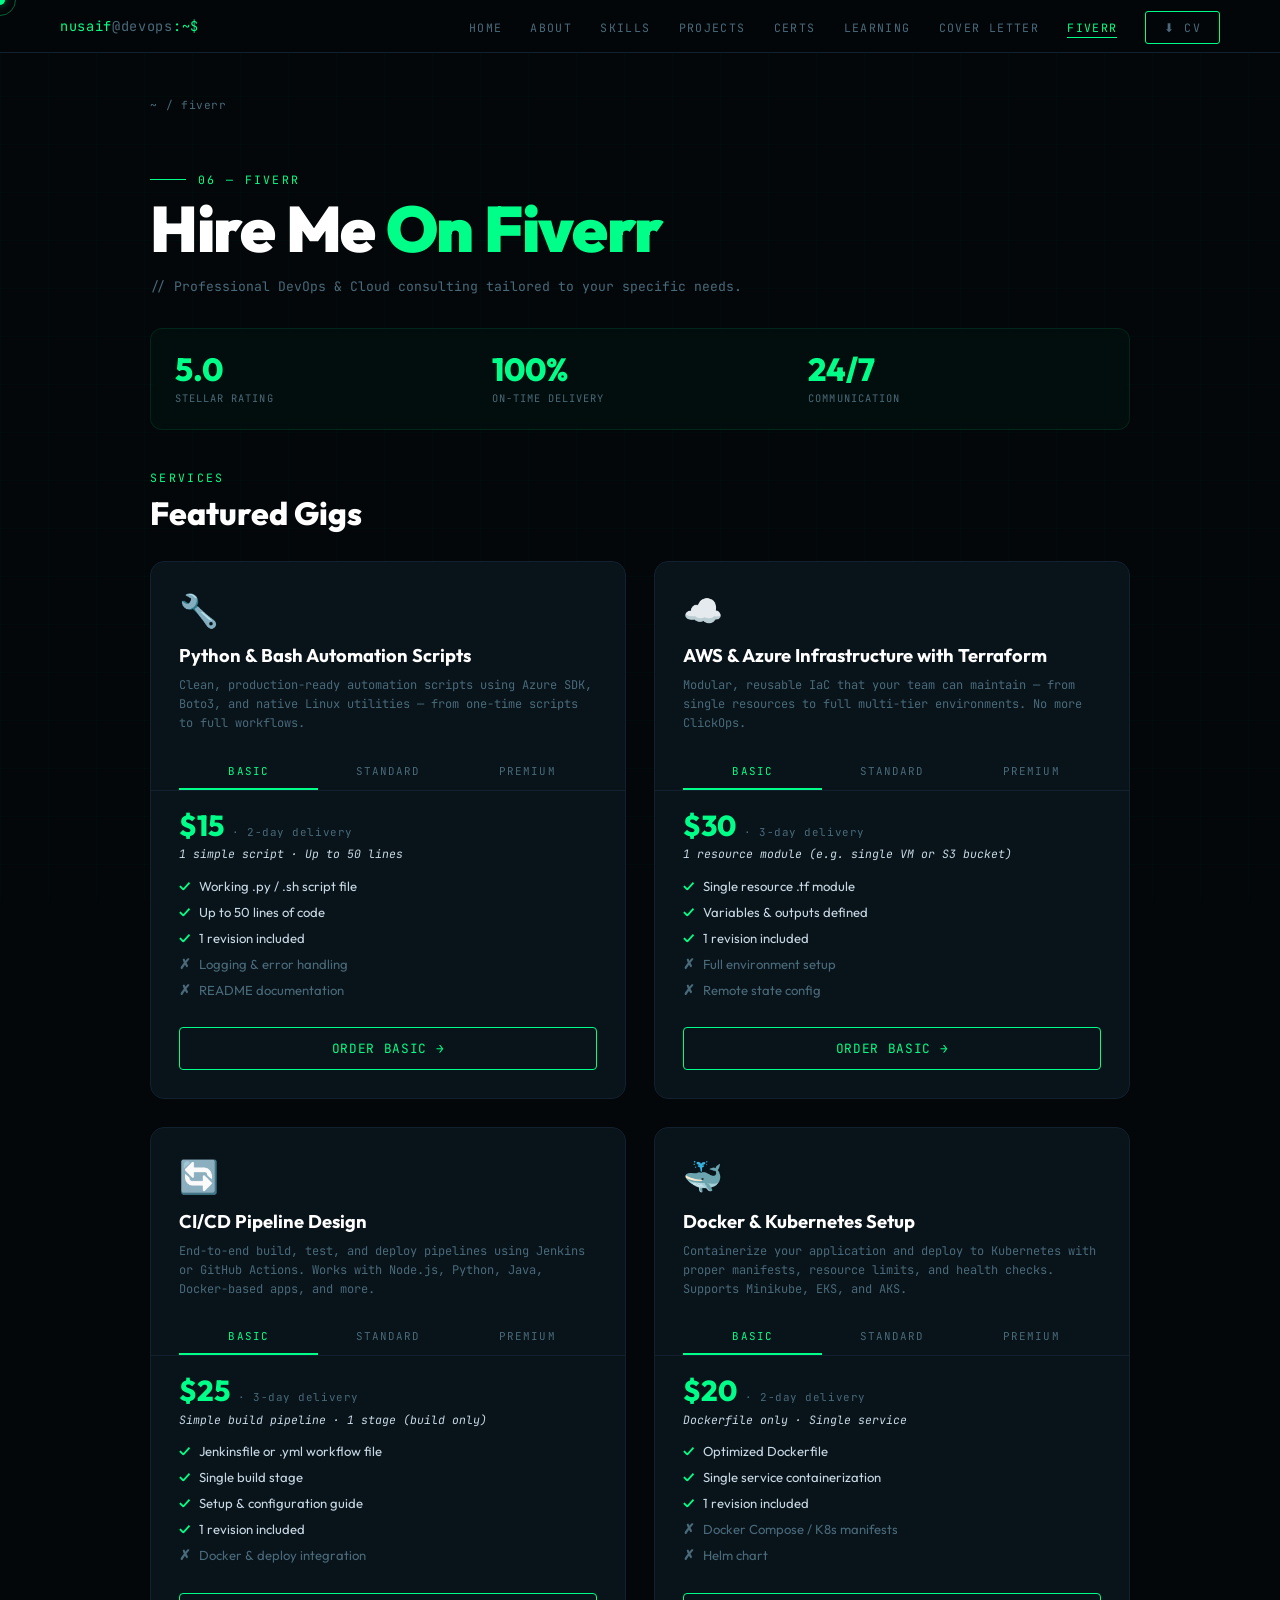
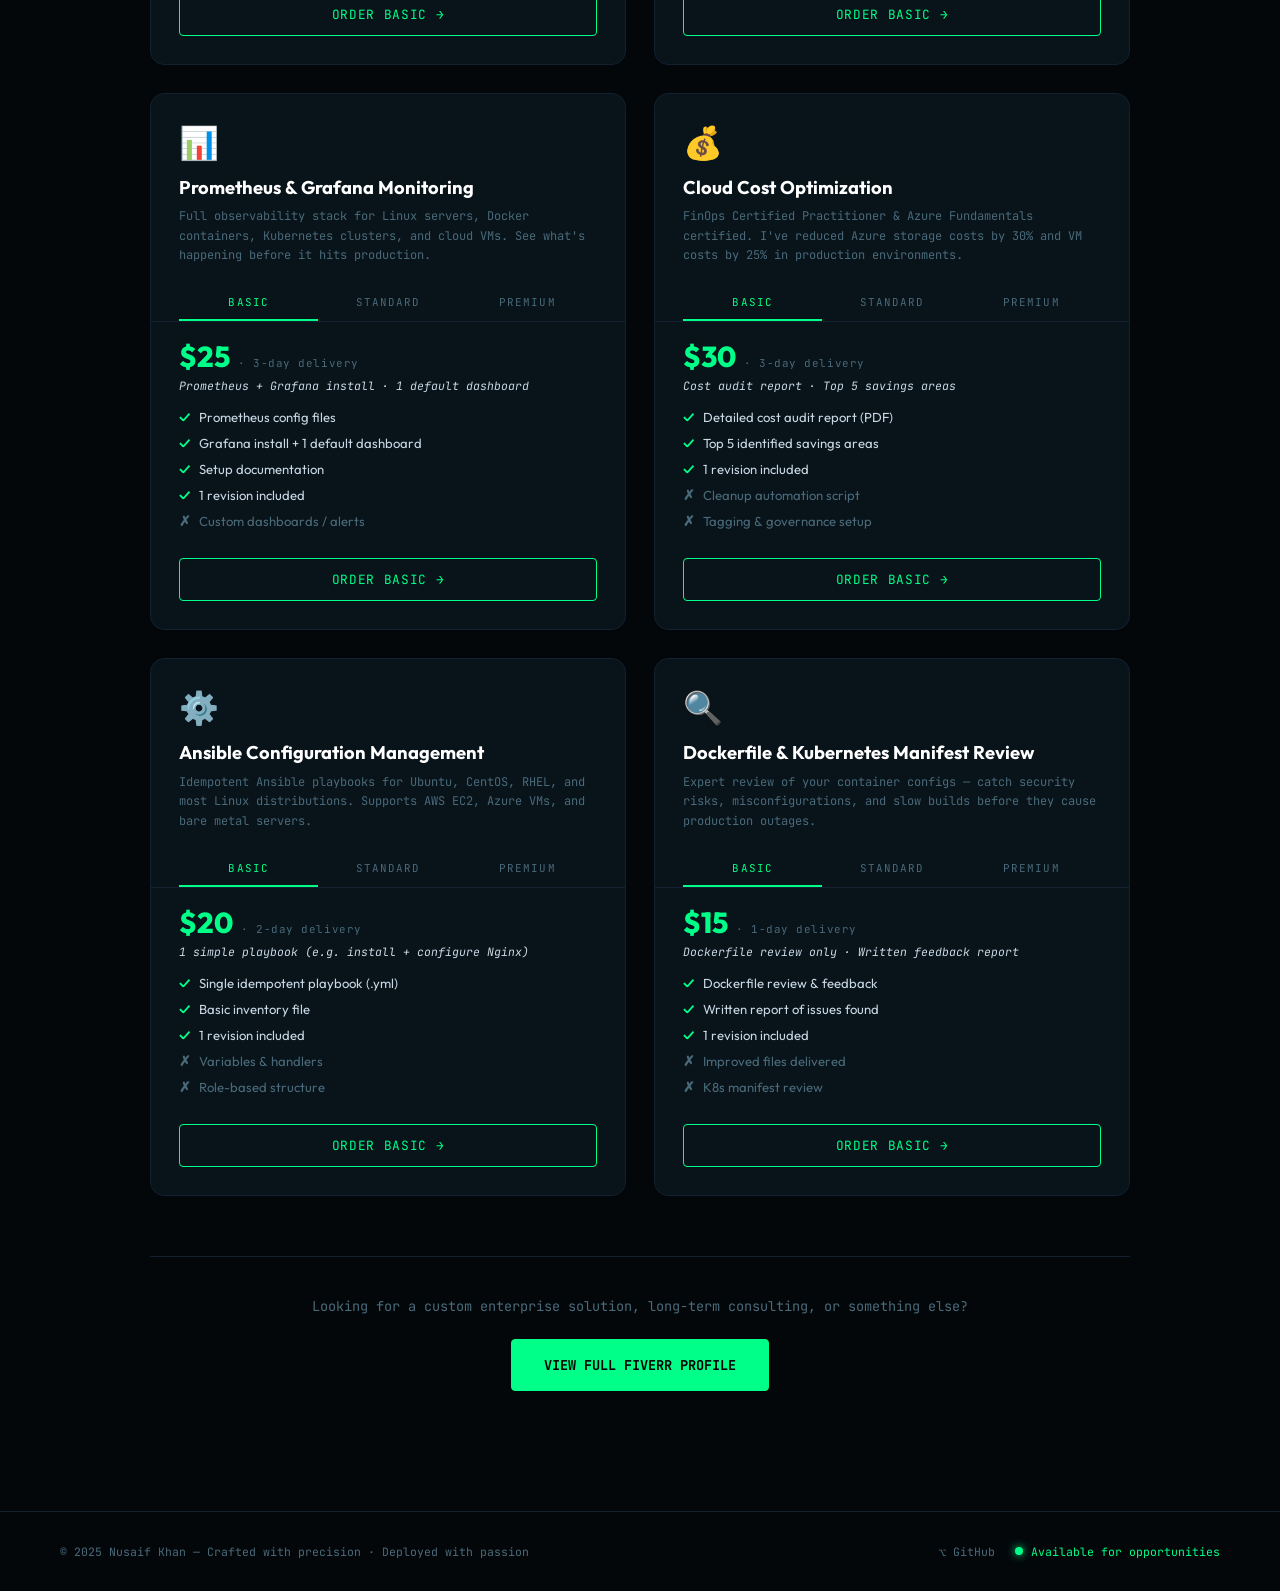
<file: fiverr.html>
<!doctype html>
<html lang="en">
<head>
  <meta charset="UTF-8"/>
  <meta name="viewport" content="width=device-width,initial-scale=1.0"/>
  <title>Fiverr Freelance — Nusaif Khan</title>
  <link href="https://fonts.googleapis.com/css2?family=JetBrains+Mono:ital,wght@0,300;0,400;0,500;0,700;1,400&family=Outfit:wght@300;400;500;600;700;800;900&display=swap" rel="stylesheet"/>
  <style>
    :root{--bg:#03070a;--bg2:#060d12;--bg3:#0b1820;--g:#00ff88;--g2:#00cc6a;--c:#00e5ff;--b:#1e90ff;--o:#ff6b35;--p:#a855f7;--t:#c8d8e4;--td:#4a6a7a;--bd:#132030;--bdh:#00ff8840;--glow:0 0 20px #00ff8830;--glows:0 0 40px #00ff8860;}
    *,*::before,*::after{box-sizing:border-box;margin:0;padding:0;}
    html{scroll-behavior:smooth;}
    body{background:var(--bg);color:var(--t);font-family:"Outfit",sans-serif;overflow-x:hidden;cursor:none;}
    ::selection{background:#00ff8830;color:var(--g);}
    ::-webkit-scrollbar{width:4px;}
    ::-webkit-scrollbar-track{background:var(--bg);box-shadow:inset 0 0 4px rgba(0,255,136,.05);}
    ::-webkit-scrollbar-thumb{background:linear-gradient(180deg,var(--g),var(--c));border-radius:4px;box-shadow:0 0 6px rgba(0,255,136,.4);}

    /* CURSOR */
    #cur,#cur-r{position:fixed;border-radius:50%;pointer-events:none;z-index:9999;transform:translate(-50%,-50%);transition:width .15s,height .15s,background .15s,border .15s;}
    #cur{width:10px;height:10px;background:var(--g);box-shadow:0 0 8px #00ff8880;}
    #cur-r{width:32px;height:32px;border:1px solid #00ff8860;z-index:9998;transition:all .12s ease;}

    /* BG GRID */
    .bg-grid{position:fixed;inset:0;z-index:0;background-image:linear-gradient(rgba(0,255,136,.018) 1px,transparent 1px),linear-gradient(90deg,rgba(0,255,136,.018) 1px,transparent 1px);background-size:48px 48px;pointer-events:none;}

    /* NAV */
    nav{position:fixed;top:0;left:0;right:0;z-index:200;display:flex;align-items:center;justify-content:space-between;padding:16px 60px;background:rgba(3,7,10,.92);backdrop-filter:blur(16px);border-bottom:1px solid var(--bd);transition:all .3s;}
    nav.scrolled{padding:12px 60px;border-bottom-color:#00ff8830;}
    .nav-logo{font-family:"JetBrains Mono",monospace;font-size:.85rem;color:var(--g);letter-spacing:.05em;text-decoration:none;}
    .nav-logo span{color:var(--td);}
    .nav-links{display:flex;gap:28px;list-style:none;align-items:center;}
    .nav-links a{font-family:"JetBrains Mono",monospace;font-size:.72rem;color:var(--td);text-decoration:none;letter-spacing:.12em;text-transform:uppercase;transition:color .2s;position:relative;cursor:none;}
    .nav-links a::after{content:"";position:absolute;left:0;bottom:-3px;width:0;height:1px;background:var(--g);transition:width .2s;}
    .nav-links a:hover,.nav-links a.active{color:var(--g);}
    .nav-links a:hover::after,.nav-links a.active::after{width:100%;}
    .nav-dl{font-family:"JetBrains Mono",monospace;font-size:.72rem;padding:8px 18px;background:transparent;border:1px solid var(--g);color:var(--g);border-radius:3px;cursor:none;letter-spacing:.1em;text-transform:uppercase;transition:all .2s;text-decoration:none;}
    .nav-dl:hover{background:var(--g);color:#000;}

    /* PAGE SHELL */
    .page-shell{min-height:100vh;padding-top:80px;position:relative;z-index:2;}

    /* SECTION WRAP */
    .section-wrap{max-width:1100px;margin:0 auto;padding:40px 60px 80px;}
    .section-title{font-family:"Outfit",sans-serif;font-size:clamp(2rem,4vw,3rem);font-weight:800;color:#fff;line-height:1;margin-bottom:48px;}

    /* FADE IN */
    .fade{opacity:0;transform:translateY(24px);transition:opacity .7s ease,transform .7s ease;}
    .fade.vis{opacity:1;transform:translateY(0);}
    .fade.delay1{transition-delay:.1s;}
    .fade.delay2{transition-delay:.2s;}
    .fade.delay3{transition-delay:.3s;}
    .fade.delay4{transition-delay:.4s;}

    /* PAGE HERO BANNER */
    .page-banner{padding:60px 60px 0;max-width:1100px;margin:0 auto;}
    .page-banner-kicker{font-family:"JetBrains Mono",monospace;font-size:.72rem;color:var(--g);letter-spacing:.2em;text-transform:uppercase;margin-bottom:12px;display:flex;align-items:center;gap:12px;}
    .page-banner-kicker::before{content:"";width:36px;height:1px;background:var(--g);}
    .page-banner-title{font-family:"Outfit",sans-serif;font-size:clamp(2.2rem,5vw,4rem);font-weight:900;color:#fff;line-height:.95;letter-spacing:-.02em;margin-bottom:16px;}
    .page-banner-title span{color:var(--g);}
    .page-banner-desc{font-family:"JetBrains Mono",monospace;font-size:.82rem;color:var(--td);line-height:1.7;max-width:600px;}

    /* BREADCRUMB */
    .breadcrumb{font-family:"JetBrains Mono",monospace;font-size:.7rem;color:var(--td);padding:18px 60px 0;max-width:1100px;margin:0 auto;letter-spacing:.05em;}
    .breadcrumb a{color:var(--td);text-decoration:none;transition:color .2s;}
    .breadcrumb a:hover{color:var(--g);}
    .breadcrumb span{color:var(--td);margin:0 8px;}

    /* FOOTER & MOBILE MENU */
    footer{padding:32px 60px;border-top:1px solid var(--bd);display:flex;justify-content:space-between;align-items:center;position:relative;z-index:2;margin-top:40px;}
    .footer-copy{font-family:"JetBrains Mono",monospace;font-size:.72rem;color:var(--td);}
    .footer-status{font-family:"JetBrains Mono",monospace;font-size:.72rem;color:var(--g);display:flex;align-items:center;gap:8px;}
    .status-dot{width:8px;height:8px;background:var(--g);border-radius:50%;animation:pulse 2s ease-in-out infinite;box-shadow:0 0 8px var(--g);}

    .gig-btn{display:inline-flex;align-items:center;justify-content:center;padding:12px 24px;background:transparent;border:1px solid var(--g);color:var(--g);border-radius:4px;font-family:"JetBrains Mono",monospace;font-size:.8rem;letter-spacing:.05em;text-transform:uppercase;text-decoration:none;transition:all .3s;cursor:none;width:100%;margin-top:auto;}
    .gig-btn:hover{background:var(--g);color:#000;box-shadow:0 0 20px rgba(0,255,136,.3);}

    /* FIVERR CUSTOM STYLES */
    .fiverr-stats{display:flex;flex-wrap:wrap;gap:20px;margin-top:30px;padding:24px;background:rgba(0,255,136,.03);border:1px solid rgba(0,255,136,.1);border-radius:12px;backdrop-filter:blur(8px);-webkit-backdrop-filter:blur(8px);}
    .stat-item{flex:1;min-width:120px;}
    .stat-val{font-family:"Outfit",sans-serif;font-size:2rem;font-weight:800;color:var(--g);line-height:1;}
    .stat-label{font-family:"JetBrains Mono",monospace;font-size:.65rem;color:var(--td);text-transform:uppercase;letter-spacing:.1em;margin-top:6px;}

    .gigs-grid{display:grid;grid-template-columns:repeat(auto-fill,minmax(320px,1fr));gap:28px;margin-top:32px;}

    /* GIG CARD WITH PACKAGES */
    .gig-card{
      background:rgba(11,24,32,0.75);
      backdrop-filter:blur(14px);-webkit-backdrop-filter:blur(14px);
      border:1px solid var(--bd);border-radius:14px;
      transition:all .35s cubic-bezier(0.23,1,0.32,1);
      position:relative;display:flex;flex-direction:column;overflow:hidden;cursor:none;
    }
    .gig-card::before{
      content:"";position:absolute;top:0;left:0;right:0;height:1px;
      background:linear-gradient(90deg,transparent,rgba(0,255,136,0.5),transparent);
      opacity:0;transition:opacity .3s;
    }
    .gig-card::after{
      content:"";position:absolute;inset:0;
      background:linear-gradient(135deg,rgba(0,255,136,.04),transparent 60%);
      opacity:0;transition:opacity .3s;z-index:0;pointer-events:none;
    }
    .gig-card:hover{border-color:rgba(0,255,136,.3);transform:translateY(-6px);box-shadow:0 20px 60px rgba(0,0,0,0.5),inset 0 0 30px rgba(0,255,136,0.05),0 0 0 1px rgba(0,255,136,0.12);}
    .gig-card:hover::before,.gig-card:hover::after{opacity:1;}

    /* GIG HEADER */
    .gig-header{position:relative;z-index:1;padding:28px 28px 0;}
    .gig-icon{font-size:2rem;margin-bottom:14px;display:inline-block;}
    .gig-title{font-size:1.15rem;font-weight:700;color:#fff;margin-bottom:8px;line-height:1.3;}
    .gig-desc{font-family:"JetBrains Mono",monospace;font-size:.75rem;color:var(--td);line-height:1.6;margin-bottom:20px;}

    /* PACKAGE TABS */
    .pkg-tabs{display:flex;border-bottom:1px solid var(--bd);position:relative;z-index:1;padding:0 28px;}
    .pkg-tab{flex:1;font-family:"JetBrains Mono",monospace;font-size:.68rem;letter-spacing:.1em;text-transform:uppercase;padding:10px 4px;color:var(--td);background:none;border:none;border-bottom:2px solid transparent;cursor:pointer;transition:all .2s;text-align:center;}
    .pkg-tab:hover{color:var(--t);}
    .pkg-tab.active{color:var(--g);border-bottom-color:var(--g);}

    /* PACKAGE PANELS */
    .pkg-panels{position:relative;z-index:1;padding:20px 28px 28px;}
    .pkg-panel{display:none;flex-direction:column;}
    .pkg-panel.active{display:flex;}

    .pkg-price-row{display:flex;align-items:baseline;gap:8px;margin-bottom:6px;}
    .pkg-price{font-family:"Outfit",sans-serif;font-size:1.8rem;font-weight:800;color:var(--g);line-height:1;}
    .pkg-delivery{font-family:"JetBrains Mono",monospace;font-size:.68rem;color:var(--td);letter-spacing:.05em;}
    .pkg-tagline{font-family:"JetBrains Mono",monospace;font-size:.72rem;color:var(--t);margin-bottom:14px;line-height:1.5;font-style:italic;}

    .pkg-features{list-style:none;margin-bottom:20px;}
    .pkg-features li{font-size:.82rem;color:var(--t);margin-bottom:7px;position:relative;padding-left:20px;line-height:1.45;}
    .pkg-features li::before{content:"✓";position:absolute;left:0;color:var(--g);font-weight:bold;font-size:.85rem;}
    .pkg-features li.no::before{content:"✗";color:var(--td);}
    .pkg-features li.no{color:var(--td);}

    /* Badge for premium */
    .pkg-badge{display:inline-block;font-family:"JetBrains Mono",monospace;font-size:.6rem;background:rgba(168,85,247,.15);border:1px solid rgba(168,85,247,.4);color:#c084fc;padding:3px 8px;border-radius:3px;letter-spacing:.1em;text-transform:uppercase;margin-bottom:10px;}

    @keyframes pulse{0%,100%{transform:scale(1);opacity:1;}50%{transform:scale(1.3);opacity:.7;}}

    /* Responsive */
    #hamburger{display:none;flex-direction:column;gap:5px;cursor:pointer;padding:6px 4px;background:none;border:none;}
    #hamburger span{display:block;width:22px;height:2px;background:var(--g);border-radius:2px;transition:all .25s;}
    #hamburger.open span:nth-child(1){transform:translateY(7px) rotate(45deg);}
    #hamburger.open span:nth-child(2){opacity:0;}
    #hamburger.open span:nth-child(3){transform:translateY(-7px) rotate(-45deg);}
    #mobile-menu{display:none;position:fixed;top:56px;left:0;right:0;background:rgba(3,7,10,.96);backdrop-filter:blur(24px) saturate(160%);-webkit-backdrop-filter:blur(24px) saturate(160%);border-bottom:1px solid rgba(0,255,136,.12);box-shadow:0 8px 40px rgba(0,0,0,.5);flex-direction:column;z-index:199;padding:20px 24px 28px;}
    #mobile-menu a{font-family:"JetBrains Mono",monospace;font-size:.8rem;color:var(--td);text-decoration:none;letter-spacing:.14em;text-transform:uppercase;padding:14px 0;border-bottom:1px solid var(--bd);transition:color .2s,padding-left .2s;}
    #mobile-menu a:hover,#mobile-menu a.active{color:var(--g);padding-left:8px;}
    #mobile-menu a:last-child{border-bottom:none;}

    .section-kicker{font-family:"JetBrains Mono",monospace;font-size:.72rem;color:var(--g);letter-spacing:.2em;text-transform:uppercase;margin-bottom:12px;}

    @media(max-width:900px){
      #hamburger{display:flex;}
      .nav-links{display:none!important;}
      nav{padding:14px 32px;}
      .section-wrap,.page-banner,.breadcrumb{padding-left:32px;padding-right:32px;}
      .gigs-grid{grid-template-columns:repeat(auto-fill,minmax(280px,1fr));}
    }
    @media(max-width:600px){
      nav{padding:12px 20px;}
      nav.scrolled{padding:10px 20px;}
      .section-wrap,.page-banner,.breadcrumb{padding-left:16px;padding-right:16px;}
      footer{flex-direction:column;gap:14px;padding:24px 16px;text-align:center;}
      .footer-status{flex-wrap:wrap;justify-content:center;gap:12px;}
      .gigs-grid{grid-template-columns:1fr;}
      .gig-header{padding:22px 18px 0;}
      .pkg-tabs{padding:0 18px;}
      .pkg-panels{padding:16px 18px 22px;}
      .fiverr-stats{gap:14px;}
      .stat-val{font-size:1.6rem;}
      .page-banner{padding:40px 16px 0;}
      .section-wrap{padding:32px 16px 60px;}
    }
    @media(max-width:400px){
      .section-wrap,.page-banner,.breadcrumb{padding-left:12px;padding-right:12px;}
      .gig-header{padding:18px 14px 0;}
      .pkg-tabs{padding:0 14px;}
      .pkg-panels{padding:14px 14px 18px;}
      .pkg-tab{font-size:.6rem;padding:9px 2px;}
      .pkg-price{font-size:1.5rem;}
    }
  </style>
</head>
<body>
<div class="bg-grid"></div>
<div id="cur"></div>
<div id="cur-r"></div>

<nav id="main-nav">
  <a href="index.html" class="nav-logo">nusaif<span>@devops</span>:~$</a>
  <ul class="nav-links">
    <li><a href="index.html">Home</a></li>
    <li><a href="about.html">About</a></li>
    <li><a href="skills.html">Skills</a></li>
    <li><a href="projects.html">Projects</a></li>
    <li><a href="certifications.html">Certs</a></li>
    <li><a href="learning-path.html">Learning</a></li>
    <li><a href="cover-letter.html">Cover Letter</a></li>
    <li><a href="fiverr.html" class="active">Fiverr</a></li>
    <li><a href="Nusaif_Khan_Resume.pdf" download class="nav-dl">⬇ CV</a></li>
  </ul>
  <button id="hamburger" aria-label="Menu"><span></span><span></span><span></span></button>
</nav>
<div id="mobile-menu">
  <a href="index.html">Home</a>
  <a href="about.html">About</a>
  <a href="skills.html">Skills</a>
  <a href="projects.html">Projects</a>
  <a href="certifications.html">Certs</a>
  <a href="learning-path.html">Learning</a>
  <a href="cover-letter.html">Cover Letter</a>
  <a href="fiverr.html" class="active">Fiverr</a>
  <a href="Nusaif_Khan_Resume.pdf" download style="color:var(--g);margin-top:8px;border-bottom:none!important;">⬇ Download CV</a>
</div>

<div class="page-shell">
  <div class="breadcrumb"><a href="index.html">~</a><span>/</span>fiverr</div>
  <div class="page-banner">
    <div class="page-banner-kicker fade">06 — Fiverr</div>
    <h1 class="page-banner-title fade delay1">Hire Me <span>On Fiverr</span></h1>
    <p class="page-banner-desc fade delay2">// Professional DevOps & Cloud consulting tailored to your specific needs.</p>

    <div class="fiverr-stats fade delay3">
      <div class="stat-item">
        <div class="stat-val">5.0</div>
        <div class="stat-label">Stellar Rating</div>
      </div>
      <div class="stat-item">
        <div class="stat-val">100%</div>
        <div class="stat-label">On-Time Delivery</div>
      </div>
      <div class="stat-item">
        <div class="stat-val">24/7</div>
        <div class="stat-label">Communication</div>
      </div>
    </div>
  </div>

  <div class="section-wrap">
    <div class="section-kicker fade">Services</div>
    <h2 class="section-title fade delay1" style="font-size:2rem;margin-bottom:8px;">Featured Gigs</h2>

    <div class="gigs-grid">

      <!-- ── GIG 1: Python & Bash Automation ── -->
      <div class="gig-card fade delay1">
        <div class="gig-header">
          <div class="gig-icon">🔧</div>
          <div class="gig-title">Python & Bash Automation Scripts</div>
          <div class="gig-desc">Clean, production-ready automation scripts using Azure SDK, Boto3, and native Linux utilities — from one-time scripts to full workflows.</div>
        </div>
        <div class="pkg-tabs">
          <button class="pkg-tab active" onclick="switchPkg(this,'g1','basic')">Basic</button>
          <button class="pkg-tab" onclick="switchPkg(this,'g1','standard')">Standard</button>
          <button class="pkg-tab" onclick="switchPkg(this,'g1','premium')">Premium</button>
        </div>
        <div class="pkg-panels">
          <div class="pkg-panel active" id="g1-basic">
            <div class="pkg-price-row">
              <div class="pkg-price">$15</div>
              <div class="pkg-delivery">· 2-day delivery</div>
            </div>
            <div class="pkg-tagline">1 simple script · Up to 50 lines</div>
            <ul class="pkg-features">
              <li>Working .py / .sh script file</li>
              <li>Up to 50 lines of code</li>
              <li>1 revision included</li>
              <li class="no">Logging & error handling</li>
              <li class="no">README documentation</li>
            </ul>
            <a href="https://www.fiverr.com/" target="_blank" class="gig-btn">Order Basic →</a>
          </div>
          <div class="pkg-panel" id="g1-standard">
            <div class="pkg-price-row">
              <div class="pkg-price">$35</div>
              <div class="pkg-delivery">· 3-day delivery</div>
            </div>
            <div class="pkg-tagline">1 complex script · Up to 200 lines</div>
            <ul class="pkg-features">
              <li>Working .py / .sh script file</li>
              <li>Up to 200 lines of code</li>
              <li>Logging & error handling included</li>
              <li>3 revisions included</li>
              <li class="no">README documentation</li>
            </ul>
            <a href="https://www.fiverr.com/" target="_blank" class="gig-btn">Order Standard →</a>
          </div>
          <div class="pkg-panel" id="g1-premium">
            <div class="pkg-badge">⭐ Best Value</div>
            <div class="pkg-price-row">
              <div class="pkg-price">$75</div>
              <div class="pkg-delivery">· 5-day delivery</div>
            </div>
            <div class="pkg-tagline">Full workflow · 3+ scripts</div>
            <ul class="pkg-features">
              <li>Full automation workflow (3+ scripts)</li>
              <li>Error handling & structured logging</li>
              <li>README with usage instructions</li>
              <li>Source code via GitHub or ZIP</li>
              <li>Unlimited revisions</li>
            </ul>
            <a href="https://www.fiverr.com/" target="_blank" class="gig-btn">Order Premium →</a>
          </div>
        </div>
      </div>

      <!-- ── GIG 2: Terraform Infrastructure ── -->
      <div class="gig-card fade delay2">
        <div class="gig-header">
          <div class="gig-icon">☁️</div>
          <div class="gig-title">AWS & Azure Infrastructure with Terraform</div>
          <div class="gig-desc">Modular, reusable IaC that your team can maintain — from single resources to full multi-tier environments. No more ClickOps.</div>
        </div>
        <div class="pkg-tabs">
          <button class="pkg-tab active" onclick="switchPkg(this,'g2','basic')">Basic</button>
          <button class="pkg-tab" onclick="switchPkg(this,'g2','standard')">Standard</button>
          <button class="pkg-tab" onclick="switchPkg(this,'g2','premium')">Premium</button>
        </div>
        <div class="pkg-panels">
          <div class="pkg-panel active" id="g2-basic">
            <div class="pkg-price-row">
              <div class="pkg-price">$30</div>
              <div class="pkg-delivery">· 3-day delivery</div>
            </div>
            <div class="pkg-tagline">1 resource module (e.g. single VM or S3 bucket)</div>
            <ul class="pkg-features">
              <li>Single resource .tf module</li>
              <li>Variables & outputs defined</li>
              <li>1 revision included</li>
              <li class="no">Full environment setup</li>
              <li class="no">Remote state config</li>
            </ul>
            <a href="https://www.fiverr.com/" target="_blank" class="gig-btn">Order Basic →</a>
          </div>
          <div class="pkg-panel" id="g2-standard">
            <div class="pkg-price-row">
              <div class="pkg-price">$70</div>
              <div class="pkg-delivery">· 5-day delivery</div>
            </div>
            <div class="pkg-tagline">Full environment — VPC, compute, storage</div>
            <ul class="pkg-features">
              <li>Full environment (VPC, compute, storage)</li>
              <li>Variables & outputs defined</li>
              <li>Tested plan output included</li>
              <li>3 revisions included</li>
              <li class="no">Remote state & full documentation</li>
            </ul>
            <a href="https://www.fiverr.com/" target="_blank" class="gig-btn">Order Standard →</a>
          </div>
          <div class="pkg-panel" id="g2-premium">
            <div class="pkg-badge">⭐ Best Value</div>
            <div class="pkg-price-row">
              <div class="pkg-price">$140</div>
              <div class="pkg-delivery">· 7-day delivery</div>
            </div>
            <div class="pkg-tagline">Multi-tier architecture · Modules + remote state</div>
            <ul class="pkg-features">
              <li>Multi-tier architecture design</li>
              <li>Reusable modules + remote state</li>
              <li>Full README with apply instructions</li>
              <li>Tested plan output included</li>
              <li>Unlimited revisions</li>
            </ul>
            <a href="https://www.fiverr.com/" target="_blank" class="gig-btn">Order Premium →</a>
          </div>
        </div>
      </div>

      <!-- ── GIG 3: CI/CD Pipeline ── -->
      <div class="gig-card fade delay3">
        <div class="gig-header">
          <div class="gig-icon">🔄</div>
          <div class="gig-title">CI/CD Pipeline Design</div>
          <div class="gig-desc">End-to-end build, test, and deploy pipelines using Jenkins or GitHub Actions. Works with Node.js, Python, Java, Docker-based apps, and more.</div>
        </div>
        <div class="pkg-tabs">
          <button class="pkg-tab active" onclick="switchPkg(this,'g3','basic')">Basic</button>
          <button class="pkg-tab" onclick="switchPkg(this,'g3','standard')">Standard</button>
          <button class="pkg-tab" onclick="switchPkg(this,'g3','premium')">Premium</button>
        </div>
        <div class="pkg-panels">
          <div class="pkg-panel active" id="g3-basic">
            <div class="pkg-price-row">
              <div class="pkg-price">$25</div>
              <div class="pkg-delivery">· 3-day delivery</div>
            </div>
            <div class="pkg-tagline">Simple build pipeline · 1 stage (build only)</div>
            <ul class="pkg-features">
              <li>Jenkinsfile or .yml workflow file</li>
              <li>Single build stage</li>
              <li>Setup & configuration guide</li>
              <li>1 revision included</li>
              <li class="no">Docker & deploy integration</li>
            </ul>
            <a href="https://www.fiverr.com/" target="_blank" class="gig-btn">Order Basic →</a>
          </div>
          <div class="pkg-panel" id="g3-standard">
            <div class="pkg-price-row">
              <div class="pkg-price">$60</div>
              <div class="pkg-delivery">· 5-day delivery</div>
            </div>
            <div class="pkg-tagline">Build + test + deploy · Docker integration</div>
            <ul class="pkg-features">
              <li>Full build, test, deploy stages</li>
              <li>Docker build & push integration</li>
              <li>Setup guide + live demo</li>
              <li>3 revisions included</li>
              <li class="no">Notifications & rollback</li>
            </ul>
            <a href="https://www.fiverr.com/" target="_blank" class="gig-btn">Order Standard →</a>
          </div>
          <div class="pkg-panel" id="g3-premium">
            <div class="pkg-badge">⭐ Best Value</div>
            <div class="pkg-price-row">
              <div class="pkg-price">$120</div>
              <div class="pkg-delivery">· 7-day delivery</div>
            </div>
            <div class="pkg-tagline">Full multi-stage pipeline · Notifications + rollback</div>
            <ul class="pkg-features">
              <li>Multi-stage pipeline (build/test/deploy)</li>
              <li>Notifications & rollback support</li>
              <li>Detailed documentation included</li>
              <li>Live pipeline demo (screenshot/video)</li>
              <li>Unlimited revisions</li>
            </ul>
            <a href="https://www.fiverr.com/" target="_blank" class="gig-btn">Order Premium →</a>
          </div>
        </div>
      </div>

      <!-- ── GIG 4: Docker & Kubernetes ── -->
      <div class="gig-card fade delay1">
        <div class="gig-header">
          <div class="gig-icon">🐳</div>
          <div class="gig-title">Docker & Kubernetes Setup</div>
          <div class="gig-desc">Containerize your application and deploy to Kubernetes with proper manifests, resource limits, and health checks. Supports Minikube, EKS, and AKS.</div>
        </div>
        <div class="pkg-tabs">
          <button class="pkg-tab active" onclick="switchPkg(this,'g4','basic')">Basic</button>
          <button class="pkg-tab" onclick="switchPkg(this,'g4','standard')">Standard</button>
          <button class="pkg-tab" onclick="switchPkg(this,'g4','premium')">Premium</button>
        </div>
        <div class="pkg-panels">
          <div class="pkg-panel active" id="g4-basic">
            <div class="pkg-price-row">
              <div class="pkg-price">$20</div>
              <div class="pkg-delivery">· 2-day delivery</div>
            </div>
            <div class="pkg-tagline">Dockerfile only · Single service</div>
            <ul class="pkg-features">
              <li>Optimized Dockerfile</li>
              <li>Single service containerization</li>
              <li>1 revision included</li>
              <li class="no">Docker Compose / K8s manifests</li>
              <li class="no">Helm chart</li>
            </ul>
            <a href="https://www.fiverr.com/" target="_blank" class="gig-btn">Order Basic →</a>
          </div>
          <div class="pkg-panel" id="g4-standard">
            <div class="pkg-price-row">
              <div class="pkg-price">$55</div>
              <div class="pkg-delivery">· 4-day delivery</div>
            </div>
            <div class="pkg-tagline">Docker + Compose · K8s manifests (deploy/svc)</div>
            <ul class="pkg-features">
              <li>Dockerfile + docker-compose.yml</li>
              <li>Kubernetes YAML manifests</li>
              <li>Deployment guide included</li>
              <li>3 revisions included</li>
              <li class="no">Helm chart packaging</li>
            </ul>
            <a href="https://www.fiverr.com/" target="_blank" class="gig-btn">Order Standard →</a>
          </div>
          <div class="pkg-panel" id="g4-premium">
            <div class="pkg-badge">⭐ Best Value</div>
            <div class="pkg-price-row">
              <div class="pkg-price">$110</div>
              <div class="pkg-delivery">· 6-day delivery</div>
            </div>
            <div class="pkg-tagline">Full K8s setup with Helm · Ingress + secrets + HPA</div>
            <ul class="pkg-features">
              <li>Full K8s setup with Helm chart</li>
              <li>Ingress, secrets & HPA config</li>
              <li>Health checks & resource limits</li>
              <li>Full deployment documentation</li>
              <li>Unlimited revisions</li>
            </ul>
            <a href="https://www.fiverr.com/" target="_blank" class="gig-btn">Order Premium →</a>
          </div>
        </div>
      </div>

      <!-- ── GIG 5: Prometheus & Grafana ── -->
      <div class="gig-card fade delay2">
        <div class="gig-header">
          <div class="gig-icon">📊</div>
          <div class="gig-title">Prometheus & Grafana Monitoring</div>
          <div class="gig-desc">Full observability stack for Linux servers, Docker containers, Kubernetes clusters, and cloud VMs. See what's happening before it hits production.</div>
        </div>
        <div class="pkg-tabs">
          <button class="pkg-tab active" onclick="switchPkg(this,'g5','basic')">Basic</button>
          <button class="pkg-tab" onclick="switchPkg(this,'g5','standard')">Standard</button>
          <button class="pkg-tab" onclick="switchPkg(this,'g5','premium')">Premium</button>
        </div>
        <div class="pkg-panels">
          <div class="pkg-panel active" id="g5-basic">
            <div class="pkg-price-row">
              <div class="pkg-price">$25</div>
              <div class="pkg-delivery">· 3-day delivery</div>
            </div>
            <div class="pkg-tagline">Prometheus + Grafana install · 1 default dashboard</div>
            <ul class="pkg-features">
              <li>Prometheus config files</li>
              <li>Grafana install + 1 default dashboard</li>
              <li>Setup documentation</li>
              <li>1 revision included</li>
              <li class="no">Custom dashboards / alerts</li>
            </ul>
            <a href="https://www.fiverr.com/" target="_blank" class="gig-btn">Order Basic →</a>
          </div>
          <div class="pkg-panel" id="g5-standard">
            <div class="pkg-price-row">
              <div class="pkg-price">$60</div>
              <div class="pkg-delivery">· 5-day delivery</div>
            </div>
            <div class="pkg-tagline">Custom dashboards · Alertmanager + Node exporter</div>
            <ul class="pkg-features">
              <li>Custom Grafana dashboards</li>
              <li>Alertmanager setup & rules</li>
              <li>Node exporter configuration</li>
              <li>Dashboard JSON export</li>
              <li>3 revisions included</li>
            </ul>
            <a href="https://www.fiverr.com/" target="_blank" class="gig-btn">Order Standard →</a>
          </div>
          <div class="pkg-panel" id="g5-premium">
            <div class="pkg-badge">⭐ Best Value</div>
            <div class="pkg-price-row">
              <div class="pkg-price">$120</div>
              <div class="pkg-delivery">· 7-day delivery</div>
            </div>
            <div class="pkg-tagline">Full observability stack · K8s/Docker · Alert rules</div>
            <ul class="pkg-features">
              <li>Full observability stack setup</li>
              <li>K8s / Docker monitoring included</li>
              <li>Alert rules + documentation</li>
              <li>Grafana dashboard JSON export</li>
              <li>Unlimited revisions</li>
            </ul>
            <a href="https://www.fiverr.com/" target="_blank" class="gig-btn">Order Premium →</a>
          </div>
        </div>
      </div>

      <!-- ── GIG 6: Cloud Cost Optimization ── -->
      <div class="gig-card fade delay3">
        <div class="gig-header">
          <div class="gig-icon">💰</div>
          <div class="gig-title">Cloud Cost Optimization</div>
          <div class="gig-desc">FinOps Certified Practitioner & Azure Fundamentals certified. I've reduced Azure storage costs by 30% and VM costs by 25% in production environments.</div>
        </div>
        <div class="pkg-tabs">
          <button class="pkg-tab active" onclick="switchPkg(this,'g6','basic')">Basic</button>
          <button class="pkg-tab" onclick="switchPkg(this,'g6','standard')">Standard</button>
          <button class="pkg-tab" onclick="switchPkg(this,'g6','premium')">Premium</button>
        </div>
        <div class="pkg-panels">
          <div class="pkg-panel active" id="g6-basic">
            <div class="pkg-price-row">
              <div class="pkg-price">$30</div>
              <div class="pkg-delivery">· 3-day delivery</div>
            </div>
            <div class="pkg-tagline">Cost audit report · Top 5 savings areas</div>
            <ul class="pkg-features">
              <li>Detailed cost audit report (PDF)</li>
              <li>Top 5 identified savings areas</li>
              <li>1 revision included</li>
              <li class="no">Cleanup automation script</li>
              <li class="no">Tagging & governance setup</li>
            </ul>
            <a href="https://www.fiverr.com/" target="_blank" class="gig-btn">Order Basic →</a>
          </div>
          <div class="pkg-panel" id="g6-standard">
            <div class="pkg-price-row">
              <div class="pkg-price">$70</div>
              <div class="pkg-delivery">· 5-day delivery</div>
            </div>
            <div class="pkg-tagline">Full audit + cleanup script · Unused resource removal</div>
            <ul class="pkg-features">
              <li>Full cost audit + cleanup script</li>
              <li>Unused & oversized resource list</li>
              <li>Prioritized savings action plan</li>
              <li>3 revisions included</li>
              <li class="no">Tagging & governance setup</li>
            </ul>
            <a href="https://www.fiverr.com/" target="_blank" class="gig-btn">Order Standard →</a>
          </div>
          <div class="pkg-panel" id="g6-premium">
            <div class="pkg-badge">⭐ Best Value</div>
            <div class="pkg-price-row">
              <div class="pkg-price">$140</div>
              <div class="pkg-delivery">· 7-day delivery</div>
            </div>
            <div class="pkg-tagline">Audit + automation scripts · Tagging & monthly savings estimate</div>
            <ul class="pkg-features">
              <li>Audit + full automation scripts</li>
              <li>Tagging & governance framework</li>
              <li>Monthly savings estimate report</li>
              <li>Prioritized action plan (PDF)</li>
              <li>Unlimited revisions</li>
            </ul>
            <a href="https://www.fiverr.com/" target="_blank" class="gig-btn">Order Premium →</a>
          </div>
        </div>
      </div>

      <!-- ── GIG 7: Ansible Playbooks ── -->
      <div class="gig-card fade delay1">
        <div class="gig-header">
          <div class="gig-icon">⚙️</div>
          <div class="gig-title">Ansible Configuration Management</div>
          <div class="gig-desc">Idempotent Ansible playbooks for Ubuntu, CentOS, RHEL, and most Linux distributions. Supports AWS EC2, Azure VMs, and bare metal servers.</div>
        </div>
        <div class="pkg-tabs">
          <button class="pkg-tab active" onclick="switchPkg(this,'g7','basic')">Basic</button>
          <button class="pkg-tab" onclick="switchPkg(this,'g7','standard')">Standard</button>
          <button class="pkg-tab" onclick="switchPkg(this,'g7','premium')">Premium</button>
        </div>
        <div class="pkg-panels">
          <div class="pkg-panel active" id="g7-basic">
            <div class="pkg-price-row">
              <div class="pkg-price">$20</div>
              <div class="pkg-delivery">· 2-day delivery</div>
            </div>
            <div class="pkg-tagline">1 simple playbook (e.g. install + configure Nginx)</div>
            <ul class="pkg-features">
              <li>Single idempotent playbook (.yml)</li>
              <li>Basic inventory file</li>
              <li>1 revision included</li>
              <li class="no">Variables & handlers</li>
              <li class="no">Role-based structure</li>
            </ul>
            <a href="https://www.fiverr.com/" target="_blank" class="gig-btn">Order Basic →</a>
          </div>
          <div class="pkg-panel" id="g7-standard">
            <div class="pkg-price-row">
              <div class="pkg-price">$50</div>
              <div class="pkg-delivery">· 4-day delivery</div>
            </div>
            <div class="pkg-tagline">Multi-task playbook · Variables & handlers</div>
            <ul class="pkg-features">
              <li>Multi-task playbook (.yml)</li>
              <li>Variables, handlers & inventory</li>
              <li>README with run instructions</li>
              <li>3 revisions included</li>
              <li class="no">Role-based structure & vault</li>
            </ul>
            <a href="https://www.fiverr.com/" target="_blank" class="gig-btn">Order Standard →</a>
          </div>
          <div class="pkg-panel" id="g7-premium">
            <div class="pkg-badge">⭐ Best Value</div>
            <div class="pkg-price-row">
              <div class="pkg-price">$100</div>
              <div class="pkg-delivery">· 6-day delivery</div>
            </div>
            <div class="pkg-tagline">Full role-based structure · Inventory + vault secrets</div>
            <ul class="pkg-features">
              <li>Full role-based structure</li>
              <li>Inventory + Ansible Vault secrets</li>
              <li>Tested & idempotent output</li>
              <li>README documentation</li>
              <li>Unlimited revisions</li>
            </ul>
            <a href="https://www.fiverr.com/" target="_blank" class="gig-btn">Order Premium →</a>
          </div>
        </div>
      </div>

      <!-- ── GIG 8: Dockerfile & K8s Review ── -->
      <div class="gig-card fade delay2">
        <div class="gig-header">
          <div class="gig-icon">🔍</div>
          <div class="gig-title">Dockerfile & Kubernetes Manifest Review</div>
          <div class="gig-desc">Expert review of your container configs — catch security risks, misconfigurations, and slow builds before they cause production outages.</div>
        </div>
        <div class="pkg-tabs">
          <button class="pkg-tab active" onclick="switchPkg(this,'g8','basic')">Basic</button>
          <button class="pkg-tab" onclick="switchPkg(this,'g8','standard')">Standard</button>
          <button class="pkg-tab" onclick="switchPkg(this,'g8','premium')">Premium</button>
        </div>
        <div class="pkg-panels">
          <div class="pkg-panel active" id="g8-basic">
            <div class="pkg-price-row">
              <div class="pkg-price">$15</div>
              <div class="pkg-delivery">· 1-day delivery</div>
            </div>
            <div class="pkg-tagline">Dockerfile review only · Written feedback report</div>
            <ul class="pkg-features">
              <li>Dockerfile review & feedback</li>
              <li>Written report of issues found</li>
              <li>1 revision included</li>
              <li class="no">Improved files delivered</li>
              <li class="no">K8s manifest review</li>
            </ul>
            <a href="https://www.fiverr.com/" target="_blank" class="gig-btn">Order Basic →</a>
          </div>
          <div class="pkg-panel" id="g8-standard">
            <div class="pkg-price-row">
              <div class="pkg-price">$35</div>
              <div class="pkg-delivery">· 2-day delivery</div>
            </div>
            <div class="pkg-tagline">Dockerfile + K8s manifests · Improved files delivered</div>
            <ul class="pkg-features">
              <li>Dockerfile + K8s manifest review</li>
              <li>Improved config files delivered</li>
              <li>Written report of issues found</li>
              <li>3 revisions included</li>
              <li class="no">Full rewrite & security fixes</li>
            </ul>
            <a href="https://www.fiverr.com/" target="_blank" class="gig-btn">Order Standard →</a>
          </div>
          <div class="pkg-panel" id="g8-premium">
            <div class="pkg-badge">⭐ Best Value</div>
            <div class="pkg-price-row">
              <div class="pkg-price">$70</div>
              <div class="pkg-delivery">· 3-day delivery</div>
            </div>
            <div class="pkg-tagline">Full review + rewrite · Security & performance fixes</div>
            <ul class="pkg-features">
              <li>Full review + complete rewrite</li>
              <li>Security & performance fixes</li>
              <li>Detailed change log per file</li>
              <li>Best practices checklist</li>
              <li>Unlimited revisions</li>
            </ul>
            <a href="https://www.fiverr.com/" target="_blank" class="gig-btn">Order Premium →</a>
          </div>
        </div>
      </div>

    </div><!-- /gigs-grid -->

    <div class="fade delay4" style="margin-top:60px;text-align:center;border-top:1px solid var(--bd);padding-top:40px;">
      <p style="font-family:'JetBrains Mono',monospace;font-size:.85rem;color:var(--td);margin-bottom:24px;">Looking for a custom enterprise solution, long-term consulting, or something else?</p>
      <a href="https://www.fiverr.com/" target="_blank" class="btn btn-primary" style="padding:16px 32px;font-family:'JetBrains Mono',monospace;font-size:.85rem;border:1px solid var(--g);background:var(--g);color:#000;text-transform:uppercase;font-weight:bold;text-decoration:none;border-radius:4px;display:inline-block;">View Full Fiverr Profile</a>
    </div>
  </div>
</div>

<footer>
  <div class="footer-copy">© 2025 Nusaif Khan — Crafted with precision · Deployed with passion</div>
  <div class="footer-status" style="display:flex;gap:20px;align-items:center;">
    <a href="https://github.com/nusaifkhan" target="_blank" style="color:var(--td);text-decoration:none;transition:color .2s;font-family:'JetBrains Mono',monospace;" onmouseover="this.style.color='var(--g)'" onmouseout="this.style.color='var(--td)'">⌥ GitHub</a>
    <div style="display:flex;align-items:center;gap:8px;"><div class="status-dot"></div> Available for opportunities</div>
  </div>
</footer>

<script>
(function(){
  // Custom cursor
  const cur=document.getElementById('cur'),ring=document.getElementById('cur-r');
  document.addEventListener('mousemove',e=>{
    cur.style.left=e.clientX+'px';cur.style.top=e.clientY+'px';
    setTimeout(()=>{ring.style.left=e.clientX+'px';ring.style.top=e.clientY+'px';},50);
  });
  document.querySelectorAll('a,button,input,textarea,.gig-card,.stat-item,.pkg-tab').forEach(el=>{
    el.addEventListener('mouseenter',()=>{cur.style.width='18px';cur.style.height='18px';cur.style.background='transparent';cur.style.border='2px solid var(--g)';ring.style.width='44px';ring.style.height='44px';});
    el.addEventListener('mouseleave',()=>{cur.style.width='10px';cur.style.height='10px';cur.style.background='var(--g)';cur.style.border='none';ring.style.width='32px';ring.style.height='32px';});
  });

  // Scrolled nav
  const nav=document.getElementById('main-nav');
  window.addEventListener('scroll',()=>nav.classList.toggle('scrolled',window.scrollY>50));

  // Fade in observer
  const obs=new IntersectionObserver(entries=>entries.forEach((e,i)=>{if(e.isIntersecting)setTimeout(()=>e.target.classList.add('vis'),i*80);}),{threshold:.08});
  document.querySelectorAll('.fade').forEach(el=>obs.observe(el));

  // CV download toast
  function cvToast(){
    const t=document.createElement('div');
    t.style.cssText='position:fixed;bottom:28px;left:50%;transform:translateX(-50%) translateY(0);background:#00ff88;color:#000;font-family:"JetBrains Mono",monospace;font-size:.78rem;padding:12px 28px;border-radius:6px;z-index:9999;font-weight:700;letter-spacing:.1em;box-shadow:0 4px 24px #00ff8840;transition:opacity .4s;white-space:nowrap';
    t.innerHTML='⬇&nbsp; Downloading Nusaif\'s CV...';
    document.body.appendChild(t);
    setTimeout(()=>{t.style.opacity='0';},2600);
    setTimeout(()=>t.remove(),3000);
  }
  document.querySelectorAll('a[download]').forEach(a=>{
    a.addEventListener('click',()=>setTimeout(cvToast,100));
  });

  // Mobile hamburger
  const ham=document.getElementById('hamburger');
  const mobileMenu=document.getElementById('mobile-menu');
  if(ham&&mobileMenu){
    ham.addEventListener('click',()=>{
      const open=mobileMenu.style.display==='flex';
      mobileMenu.style.display=open?'none':'flex';
      ham.classList.toggle('open',!open);
    });
  }
})();

// Package tab switcher
function switchPkg(tabEl, gigId, pkg){
  // deactivate all tabs in this gig
  const tabs=tabEl.closest('.pkg-tabs').querySelectorAll('.pkg-tab');
  tabs.forEach(t=>t.classList.remove('active'));
  tabEl.classList.add('active');
  // hide all panels, show selected
  const panels=tabEl.closest('.gig-card').querySelectorAll('.pkg-panel');
  panels.forEach(p=>p.classList.remove('active'));
  const target=document.getElementById(gigId+'-'+pkg);
  if(target) target.classList.add('active');
}
</script>
</body>
</html>
</file>
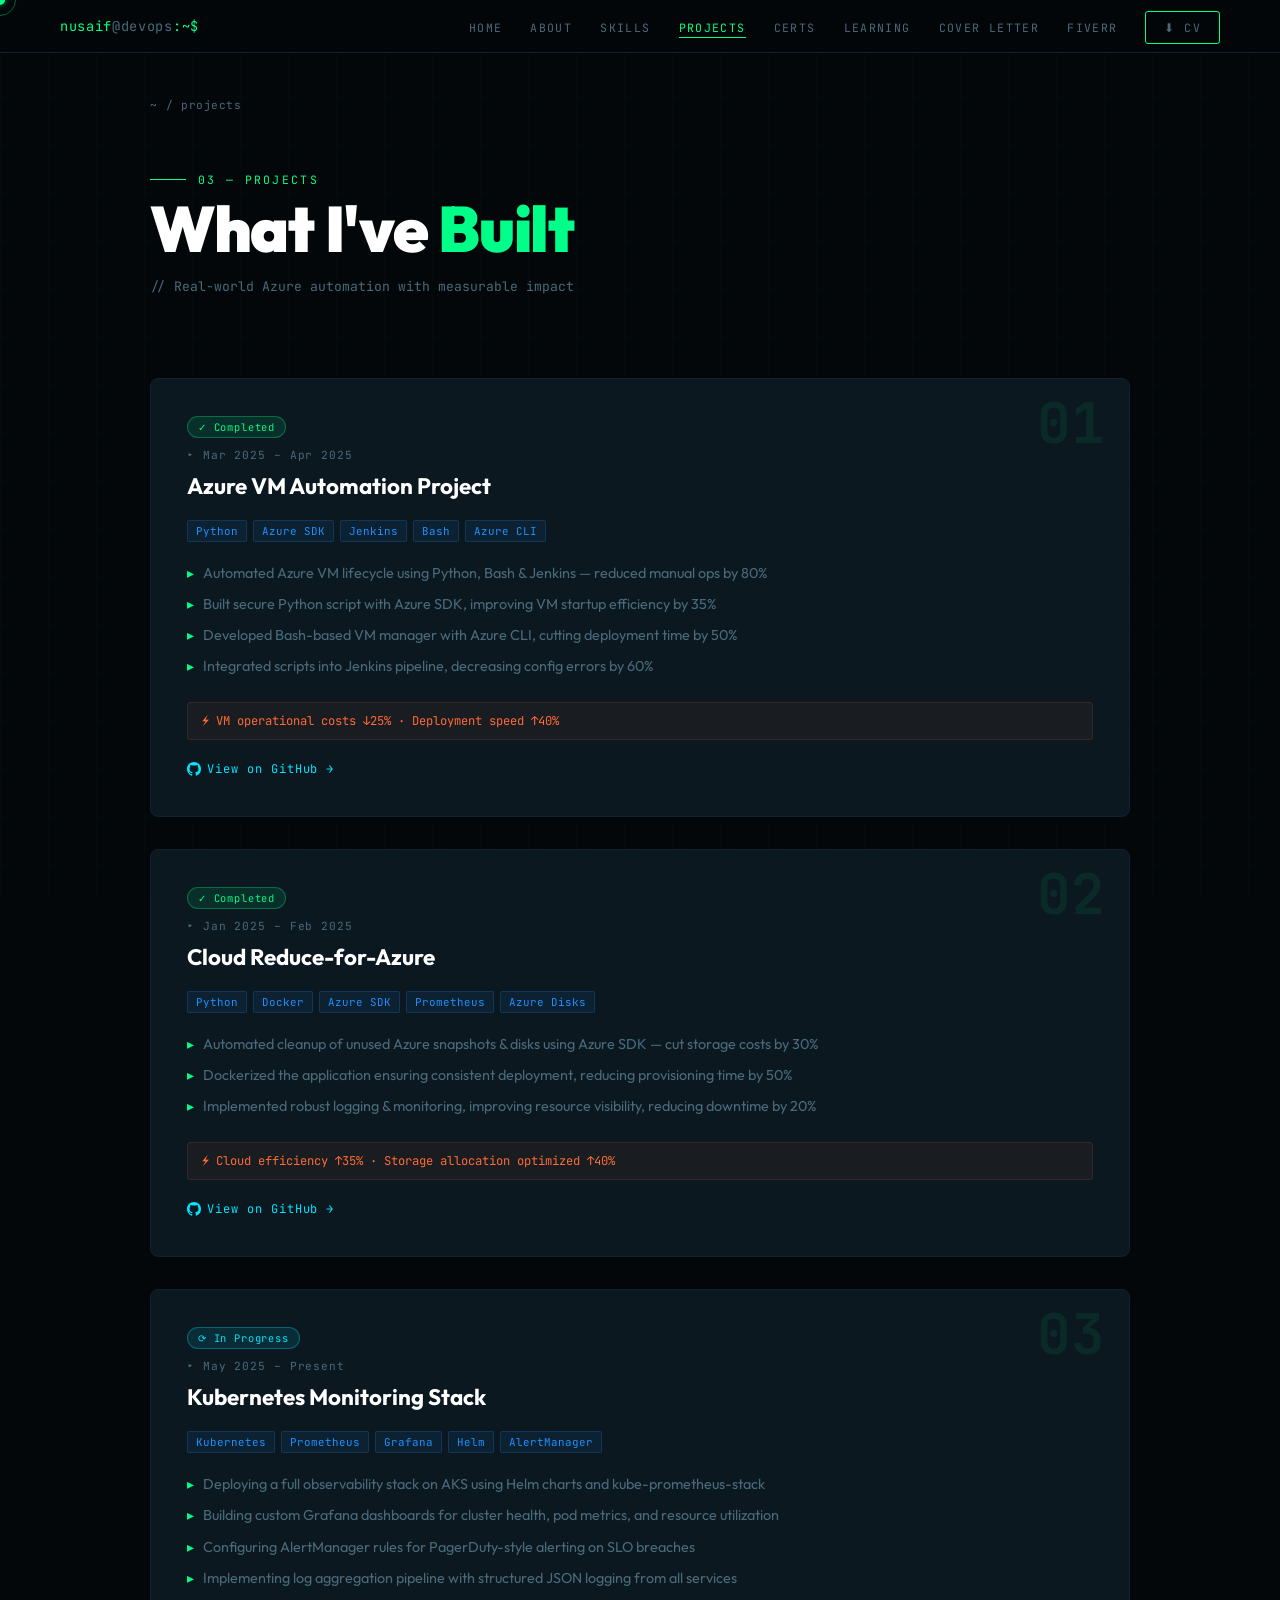
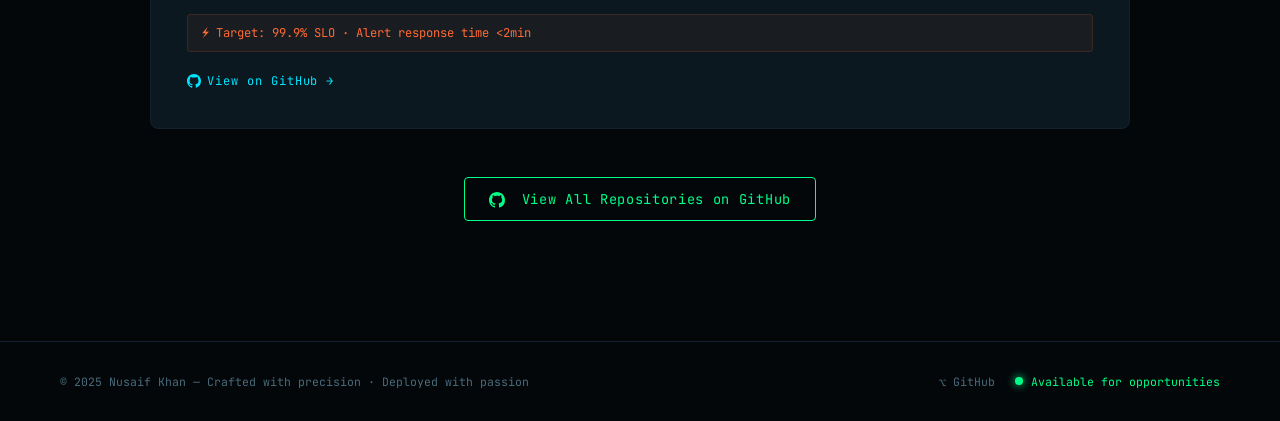
<file: projects.html>
<!doctype html>
<html lang="en">
<head>
  <meta charset="UTF-8"/>
  <meta name="viewport" content="width=device-width,initial-scale=1.0"/>
  <title>Projects — Nusaif Khan</title>
  <link href="https://fonts.googleapis.com/css2?family=JetBrains+Mono:ital,wght@0,300;0,400;0,500;0,700;1,400&family=Outfit:wght@300;400;500;600;700;800;900&display=swap" rel="stylesheet"/>
  <style>
    :root{--bg:#03070a;--bg2:#060d12;--bg3:#0b1820;--g:#00ff88;--g2:#00cc6a;--c:#00e5ff;--b:#1e90ff;--o:#ff6b35;--p:#a855f7;--t:#c8d8e4;--td:#4a6a7a;--bd:#132030;--bdh:#00ff8840;--glow:0 0 20px #00ff8830;--glows:0 0 40px #00ff8860;}
    *,*::before,*::after{box-sizing:border-box;margin:0;padding:0;}
    html{scroll-behavior:smooth;}
    body{background:var(--bg);color:var(--t);font-family:"Outfit",sans-serif;overflow-x:hidden;cursor:none;}
    ::selection{background:#00ff8830;color:var(--g);}
    ::-webkit-scrollbar{width:4px;}
    ::-webkit-scrollbar-track{background:var(--bg);}
    ::-webkit-scrollbar-thumb{background:var(--g2);border-radius:2px;}

    /* CURSOR */
    #cur,#cur-r{position:fixed;border-radius:50%;pointer-events:none;z-index:9999;transform:translate(-50%,-50%);transition:width .15s,height .15s,background .15s,border .15s;}
    #cur{width:10px;height:10px;background:var(--g);box-shadow:0 0 8px #00ff8880;}
    #cur-r{width:32px;height:32px;border:1px solid #00ff8860;z-index:9998;transition:all .12s ease;}

    /* BG GRID */
    .bg-grid{position:fixed;inset:0;z-index:0;background-image:linear-gradient(rgba(0,255,136,.018) 1px,transparent 1px),linear-gradient(90deg,rgba(0,255,136,.018) 1px,transparent 1px);background-size:48px 48px;pointer-events:none;}

    /* NAV */
    nav{position:fixed;top:0;left:0;right:0;z-index:200;display:flex;align-items:center;justify-content:space-between;padding:16px 60px;background:rgba(3,7,10,.92);backdrop-filter:blur(16px);border-bottom:1px solid var(--bd);transition:all .3s;}
    nav.scrolled{padding:12px 60px;border-bottom-color:#00ff8830;}
    .nav-logo{font-family:"JetBrains Mono",monospace;font-size:.85rem;color:var(--g);letter-spacing:.05em;text-decoration:none;}
    .nav-logo span{color:var(--td);}
    .nav-links{display:flex;gap:28px;list-style:none;align-items:center;}
    .nav-links a{font-family:"JetBrains Mono",monospace;font-size:.72rem;color:var(--td);text-decoration:none;letter-spacing:.12em;text-transform:uppercase;transition:color .2s;position:relative;cursor:none;}
    .nav-links a::after{content:"";position:absolute;left:0;bottom:-3px;width:0;height:1px;background:var(--g);transition:width .2s;}
    .nav-links a:hover,.nav-links a.active{color:var(--g);}
    .nav-links a:hover::after,.nav-links a.active::after{width:100%;}
    .nav-dl{font-family:"JetBrains Mono",monospace;font-size:.72rem;padding:8px 18px;background:transparent;border:1px solid var(--g);color:var(--g);border-radius:3px;cursor:none;letter-spacing:.1em;text-transform:uppercase;transition:all .2s;text-decoration:none;}
    .nav-dl:hover{background:var(--g);color:#000;}

    /* PAGE SHELL */
    .page-shell{min-height:100vh;padding-top:80px;position:relative;z-index:2;}

    /* SECTION WRAP */
    .section-wrap{max-width:1100px;margin:0 auto;padding:80px 60px;}
    .section-kicker{font-family:"JetBrains Mono",monospace;font-size:.72rem;color:var(--g);letter-spacing:.2em;text-transform:uppercase;margin-bottom:12px;display:flex;align-items:center;gap:12px;}
    .section-kicker::after{content:"";flex:1;height:1px;background:linear-gradient(90deg,var(--bd),transparent);}
    .section-title{font-family:"Outfit",sans-serif;font-size:clamp(2rem,4vw,3rem);font-weight:800;color:#fff;line-height:1;margin-bottom:48px;}

    /* FADE IN */
    .fade{opacity:0;transform:translateY(24px);transition:opacity .7s ease,transform .7s ease;}
    .fade.vis{opacity:1;transform:translateY(0);}
    .fade.delay1{transition-delay:.1s;}
    .fade.delay2{transition-delay:.2s;}
    .fade.delay3{transition-delay:.3s;}
    .fade.delay4{transition-delay:.4s;}

    /* PAGE HERO BANNER */
    .page-banner{padding:60px 60px 0;max-width:1100px;margin:0 auto;}
    .page-banner-kicker{font-family:"JetBrains Mono",monospace;font-size:.72rem;color:var(--g);letter-spacing:.2em;text-transform:uppercase;margin-bottom:12px;display:flex;align-items:center;gap:12px;}
    .page-banner-kicker::before{content:"";width:36px;height:1px;background:var(--g);}
    .page-banner-title{font-family:"Outfit",sans-serif;font-size:clamp(2.2rem,5vw,4rem);font-weight:900;color:#fff;line-height:.95;letter-spacing:-.02em;margin-bottom:16px;}
    .page-banner-title span{color:var(--g);}
    .page-banner-desc{font-family:"JetBrains Mono",monospace;font-size:.82rem;color:var(--td);line-height:1.7;max-width:500px;}

    /* FOOTER */
    footer{padding:32px 60px;border-top:1px solid var(--bd);display:flex;justify-content:space-between;align-items:center;position:relative;z-index:2;margin-top:40px;}
    .footer-copy{font-family:"JetBrains Mono",monospace;font-size:.72rem;color:var(--td);}
    .footer-status{font-family:"JetBrains Mono",monospace;font-size:.72rem;color:var(--g);display:flex;align-items:center;gap:8px;}
    .status-dot{width:8px;height:8px;background:var(--g);border-radius:50%;animation:pulse 2s ease-in-out infinite;box-shadow:0 0 8px var(--g);}
    @keyframes pulse{0%,100%{transform:scale(1);opacity:1;}50%{transform:scale(1.3);opacity:.7;}}
    @keyframes blink{50%{opacity:0;}}

    /* BREADCRUMB */
    .breadcrumb{font-family:"JetBrains Mono",monospace;font-size:.7rem;color:var(--td);padding:18px 60px 0;max-width:1100px;margin:0 auto;letter-spacing:.05em;}
    .breadcrumb a{color:var(--td);text-decoration:none;transition:color .2s;}
    .breadcrumb a:hover{color:var(--g);}
    .breadcrumb span{color:var(--td);margin:0 8px;}

    /* BADGE */
    .badge{font-family:"JetBrains Mono",monospace;font-size:.72rem;padding:5px 12px;border:1px solid var(--bd);border-radius:3px;color:var(--c);letter-spacing:.05em;transition:all .2s;cursor:default;}
    .badge:hover{border-color:var(--c);background:rgba(0,229,255,.06);}

    /* MOBILE */
    @media(max-width:900px){
      nav{padding:14px 32px;}
      .section-wrap,.page-banner,.breadcrumb{padding-left:32px;padding-right:32px;}
      .projects-grid{grid-template-columns:1fr!important;}
    }
    @media(max-width:600px){
      nav{padding:12px 20px;}
      .section-wrap,.page-banner,.breadcrumb{padding-left:20px;padding-right:20px;}
      footer{flex-direction:column;gap:14px;padding:24px 20px;text-align:center;}
      .proj-card{padding:24px 20px;border-radius:10px;}
      .proj-title{font-size:1.15rem;}
    }
    @media(max-width:400px){
      .section-wrap,.page-banner,.breadcrumb{padding-left:16px;padding-right:16px;}
      .proj-card{padding:20px 16px;}
    }

  /* HAMBURGER */
  #hamburger{display:none;flex-direction:column;gap:5px;cursor:pointer;padding:6px 4px;background:none;border:none;}
  #hamburger span{display:block;width:22px;height:2px;background:var(--g);border-radius:2px;transition:all .25s;}
  #hamburger.open span:nth-child(1){transform:translateY(7px) rotate(45deg);}
  #hamburger.open span:nth-child(2){opacity:0;}
  #hamburger.open span:nth-child(3){transform:translateY(-7px) rotate(-45deg);}
  #mobile-menu{display:none;position:fixed;top:56px;left:0;right:0;background:rgba(3,7,10,.96);backdrop-filter:blur(24px) saturate(160%);-webkit-backdrop-filter:blur(24px) saturate(160%);border-bottom:1px solid rgba(0,255,136,.12);box-shadow:0 8px 40px rgba(0,0,0,.5);flex-direction:column;z-index:199;padding:20px 24px 28px;}
  #mobile-menu a{font-family:"JetBrains Mono",monospace;font-size:.8rem;color:var(--td);text-decoration:none;letter-spacing:.14em;text-transform:uppercase;padding:14px 0;border-bottom:1px solid var(--bd);transition:color .2s,padding-left .2s;}
  #mobile-menu a:hover,#mobile-menu a.active{color:var(--g);padding-left:8px;}
  #mobile-menu a:last-child{border-bottom:none;}
  @media(max-width:900px){
    #hamburger{display:flex;}
    .nav-links{display:none!important;}
  }
  </style>
</head>
<body>
<div class="bg-grid"></div>
<div id="cur"></div>
<div id="cur-r"></div>

<nav id="main-nav">
  <a href="index.html" class="nav-logo">nusaif<span>@devops</span>:~$</a>
    <ul class="nav-links">
    <li><a href="index.html" class="">Home</a></li>
    <li><a href="about.html" class="">About</a></li>
    <li><a href="skills.html" class="">Skills</a></li>
    <li><a href="projects.html" class="active">Projects</a></li>
    <li><a href="certifications.html" class="">Certs</a></li>
    <li><a href="learning-path.html" class="">Learning</a></li>
    <li><a href="cover-letter.html" class="">Cover Letter</a></li>
    <li><a href="fiverr.html" class="">Fiverr</a></li>
    <li><a href="Nusaif_Khan_Resume.pdf" download class="nav-dl">⬇ CV</a></li>
  </ul>
<button id="hamburger" aria-label="Menu"><span></span><span></span><span></span></button>
</nav>
<div id="mobile-menu">
  <a href="index.html">Home</a>
  <a href="about.html">About</a>
  <a href="skills.html">Skills</a>
  <a href="projects.html">Projects</a>
  <a href="certifications.html">Certs</a>
  <a href="learning-path.html">Learning</a>
  <a href="cover-letter.html">Cover Letter</a>
  <a href="fiverr.html">Fiverr</a>
  <a href="Nusaif_Khan_Resume.pdf" download style="color:var(--g);margin-top:8px;border-bottom:none!important;">⬇ Download CV</a>
</div>

<style>
  .projects-grid{display:grid;grid-template-columns:repeat(auto-fill,minmax(480px,1fr));gap:32px;}
  .proj-card{background:var(--bg3);border:1px solid var(--bd);border-radius:8px;padding:36px;position:relative;transition:all .3s;overflow:hidden;cursor:default;}
  .proj-card::after{content:"";position:absolute;inset:0;background:linear-gradient(135deg,rgba(0,255,136,.04),transparent);opacity:0;transition:opacity .3s;}
  .proj-card:hover{border-color:var(--bdh);transform:translateY(-4px);box-shadow:0 12px 40px rgba(0,255,136,.08);}
  .proj-card:hover::after{opacity:1;}
  .proj-num{font-family:"JetBrains Mono",monospace;font-size:3.5rem;font-weight:700;color:rgba(0,255,136,.08);position:absolute;top:16px;right:24px;line-height:1;}
  .proj-status{font-family:"JetBrains Mono",monospace;font-size:.65rem;padding:3px 10px;border-radius:20px;display:inline-block;margin-bottom:10px;letter-spacing:.08em;}
  .proj-status.complete{background:rgba(0,255,136,.1);border:1px solid rgba(0,255,136,.3);color:var(--g);}
  .proj-status.active{background:rgba(0,229,255,.1);border:1px solid rgba(0,229,255,.3);color:var(--c);}
  .proj-dates{font-family:"JetBrains Mono",monospace;font-size:.7rem;color:var(--td);margin-bottom:10px;letter-spacing:.08em;}
  .proj-title{font-family:"Outfit",sans-serif;font-size:1.4rem;font-weight:700;color:#fff;margin-bottom:20px;}
  .proj-bullets{list-style:none;margin-bottom:20px;}
  .proj-bullets li{color:var(--td);font-size:.9rem;line-height:1.6;padding:4px 0 4px 16px;position:relative;}
  .proj-bullets li::before{content:"▸";position:absolute;left:0;color:var(--g);}
  .proj-impact{font-family:"JetBrains Mono",monospace;font-size:.76rem;color:var(--o);padding:10px 14px;background:rgba(255,107,53,.06);border:1px solid rgba(255,107,53,.15);border-radius:4px;margin-bottom:20px;}
  .proj-stack{display:flex;flex-wrap:wrap;gap:6px;margin-bottom:16px;}
  .proj-tech{font-family:"JetBrains Mono",monospace;font-size:.68rem;padding:3px 8px;background:rgba(30,144,255,.08);border:1px solid rgba(30,144,255,.2);border-radius:2px;color:var(--b);}
  .proj-link{font-family:"JetBrains Mono",monospace;font-size:.75rem;color:var(--c);text-decoration:none;display:inline-flex;align-items:center;gap:6px;letter-spacing:.08em;transition:color .2s;}
  .proj-link:hover{color:var(--g);}
  @media(max-width:768px){.projects-grid{grid-template-columns:1fr;}}
</style>

<div class="page-shell">
  <div class="breadcrumb"><a href="index.html">~</a><span>/</span>projects</div>
  <div class="page-banner">
    <div class="page-banner-kicker fade">03 — Projects</div>
    <h1 class="page-banner-title fade delay1">What I've <span>Built</span></h1>
    <p class="page-banner-desc fade delay2">// Real-world Azure automation with measurable impact</p>
  </div>

  <div class="section-wrap">
    <div class="projects-grid">
      <div class="proj-card fade delay1">
        <div class="proj-num">01</div>
        <span class="proj-status complete">✓ Completed</span>
        <div class="proj-dates">▸ Mar 2025 – Apr 2025</div>
        <div class="proj-title">Azure VM Automation Project</div>
        <div class="proj-stack"><span class="proj-tech">Python</span><span class="proj-tech">Azure SDK</span><span class="proj-tech">Jenkins</span><span class="proj-tech">Bash</span><span class="proj-tech">Azure CLI</span></div>
        <ul class="proj-bullets">
          <li>Automated Azure VM lifecycle using Python, Bash & Jenkins — reduced manual ops by 80%</li>
          <li>Built secure Python script with Azure SDK, improving VM startup efficiency by 35%</li>
          <li>Developed Bash-based VM manager with Azure CLI, cutting deployment time by 50%</li>
          <li>Integrated scripts into Jenkins pipeline, decreasing config errors by 60%</li>
        </ul>
        <div class="proj-impact">⚡ VM operational costs ↓25% · Deployment speed ↑40%</div>
        <a href="https://github.com/nusaifkhan" target="_blank" class="proj-link">
          <svg width="14" height="14" fill="currentColor" viewBox="0 0 24 24"><path d="M12 0C5.37 0 0 5.37 0 12c0 5.31 3.435 9.795 8.205 11.385.6.105.825-.255.825-.57 0-.285-.015-1.23-.015-2.235-3.015.555-3.795-.735-4.035-1.41-.135-.345-.72-1.41-1.23-1.695-.42-.225-1.02-.78-.015-.795.945-.015 1.62.87 1.845 1.23 1.08 1.815 2.805 1.305 3.495.99.105-.78.42-1.305.765-1.605-2.67-.3-5.46-1.335-5.46-5.925 0-1.305.465-2.385 1.23-3.225-.12-.3-.54-1.53.12-3.18 0 0 1.005-.315 3.3 1.23.96-.27 1.98-.405 3-.405s2.04.135 3 .405c2.295-1.56 3.3-1.23 3.3-1.23.66 1.65.24 2.88.12 3.18.765.84 1.23 1.905 1.23 3.225 0 4.605-2.805 5.625-5.475 5.925.435.375.81 1.095.81 2.22 0 1.605-.015 2.895-.015 3.3 0 .315.225.69.825.57A12.02 12.02 0 0024 12c0-6.63-5.37-12-12-12z"/></svg>
          View on GitHub →
        </a>
      </div>

      <div class="proj-card fade delay2">
        <div class="proj-num">02</div>
        <span class="proj-status complete">✓ Completed</span>
        <div class="proj-dates">▸ Jan 2025 – Feb 2025</div>
        <div class="proj-title">Cloud Reduce-for-Azure</div>
        <div class="proj-stack"><span class="proj-tech">Python</span><span class="proj-tech">Docker</span><span class="proj-tech">Azure SDK</span><span class="proj-tech">Prometheus</span><span class="proj-tech">Azure Disks</span></div>
        <ul class="proj-bullets">
          <li>Automated cleanup of unused Azure snapshots & disks using Azure SDK — cut storage costs by 30%</li>
          <li>Dockerized the application ensuring consistent deployment, reducing provisioning time by 50%</li>
          <li>Implemented robust logging & monitoring, improving resource visibility, reducing downtime by 20%</li>
        </ul>
        <div class="proj-impact">⚡ Cloud efficiency ↑35% · Storage allocation optimized ↑40%</div>
        <a href="https://github.com/nusaifkhan" target="_blank" class="proj-link">
          <svg width="14" height="14" fill="currentColor" viewBox="0 0 24 24"><path d="M12 0C5.37 0 0 5.37 0 12c0 5.31 3.435 9.795 8.205 11.385.6.105.825-.255.825-.57 0-.285-.015-1.23-.015-2.235-3.015.555-3.795-.735-4.035-1.41-.135-.345-.72-1.41-1.23-1.695-.42-.225-1.02-.78-.015-.795.945-.015 1.62.87 1.845 1.23 1.08 1.815 2.805 1.305 3.495.99.105-.78.42-1.305.765-1.605-2.67-.3-5.46-1.335-5.46-5.925 0-1.305.465-2.385 1.23-3.225-.12-.3-.54-1.53.12-3.18 0 0 1.005-.315 3.3 1.23.96-.27 1.98-.405 3-.405s2.04.135 3 .405c2.295-1.56 3.3-1.23 3.3-1.23.66 1.65.24 2.88.12 3.18.765.84 1.23 1.905 1.23 3.225 0 4.605-2.805 5.625-5.475 5.925.435.375.81 1.095.81 2.22 0 1.605-.015 2.895-.015 3.3 0 .315.225.69.825.57A12.02 12.02 0 0024 12c0-6.63-5.37-12-12-12z"/></svg>
          View on GitHub →
        </a>
      </div>

      <div class="proj-card fade delay3">
        <div class="proj-num">03</div>
        <span class="proj-status active">⟳ In Progress</span>
        <div class="proj-dates">▸ May 2025 – Present</div>
        <div class="proj-title">Kubernetes Monitoring Stack</div>
        <div class="proj-stack"><span class="proj-tech">Kubernetes</span><span class="proj-tech">Prometheus</span><span class="proj-tech">Grafana</span><span class="proj-tech">Helm</span><span class="proj-tech">AlertManager</span></div>
        <ul class="proj-bullets">
          <li>Deploying a full observability stack on AKS using Helm charts and kube-prometheus-stack</li>
          <li>Building custom Grafana dashboards for cluster health, pod metrics, and resource utilization</li>
          <li>Configuring AlertManager rules for PagerDuty-style alerting on SLO breaches</li>
          <li>Implementing log aggregation pipeline with structured JSON logging from all services</li>
        </ul>
        <div class="proj-impact">⚡ Target: 99.9% SLO · Alert response time &lt;2min</div>
        <a href="https://github.com/nusaifkhan" target="_blank" class="proj-link">
          <svg width="14" height="14" fill="currentColor" viewBox="0 0 24 24"><path d="M12 0C5.37 0 0 5.37 0 12c0 5.31 3.435 9.795 8.205 11.385.6.105.825-.255.825-.57 0-.285-.015-1.23-.015-2.235-3.015.555-3.795-.735-4.035-1.41-.135-.345-.72-1.41-1.23-1.695-.42-.225-1.02-.78-.015-.795.945-.015 1.62.87 1.845 1.23 1.08 1.815 2.805 1.305 3.495.99.105-.78.42-1.305.765-1.605-2.67-.3-5.46-1.335-5.46-5.925 0-1.305.465-2.385 1.23-3.225-.12-.3-.54-1.53.12-3.18 0 0 1.005-.315 3.3 1.23.96-.27 1.98-.405 3-.405s2.04.135 3 .405c2.295-1.56 3.3-1.23 3.3-1.23.66 1.65.24 2.88.12 3.18.765.84 1.23 1.905 1.23 3.225 0 4.605-2.805 5.625-5.475 5.925.435.375.81 1.095.81 2.22 0 1.605-.015 2.895-.015 3.3 0 .315.225.69.825.57A12.02 12.02 0 0024 12c0-6.63-5.37-12-12-12z"/></svg>
          View on GitHub →
        </a>
      </div>
    </div>
    <div style="margin-top: 48px; text-align: center;">
      <a href="https://github.com/nusaifkhan" target="_blank" class="fade delay4" style="font-family: 'JetBrains Mono', monospace; font-size: 0.85rem; padding: 12px 24px; border: 1px solid var(--g); color: var(--g); text-decoration: none; border-radius: 4px; display: inline-block; letter-spacing: 0.05em; transition: all 0.3s; cursor: none;" onmouseover="this.style.background='var(--g)'; this.style.color='#000';" onmouseout="this.style.background='transparent'; this.style.color='var(--g)';">
        <svg style="width:16px; height:16px; margin-right:8px; vertical-align:text-bottom; fill:currentColor;" viewBox="0 0 24 24"><path d="M12 0C5.37 0 0 5.37 0 12c0 5.31 3.435 9.795 8.205 11.385.6.105.825-.255.825-.57 0-.285-.015-1.23-.015-2.235-3.015.555-3.795-.735-4.035-1.41-.135-.345-.72-1.41-1.23-1.695-.42-.225-1.02-.78-.015-.795.945-.015 1.62.87 1.845 1.23 1.08 1.815 2.805 1.305 3.495.99.105-.78.42-1.305.765-1.605-2.67-.3-5.46-1.335-5.46-5.925 0-1.305.465-2.385 1.23-3.225-.12-.3-.54-1.53.12-3.18 0 0 1.005-.315 3.3 1.23.96-.27 1.98-.405 3-.405s2.04.135 3 .405c2.295-1.56 3.3-1.23 3.3-1.23.66 1.65.24 2.88.12 3.18.765.84 1.23 1.905 1.23 3.225 0 4.605-2.805 5.625-5.475 5.925.435.375.81 1.095.81 2.22 0 1.605-.015 2.895-.015 3.3 0 .315.225.69.825.57A12.02 12.02 0 0024 12c0-6.63-5.37-12-12-12z" /></svg>
        View All Repositories on GitHub
      </a>
    </div>
  </div>
</div>

<footer>
  <div class="footer-copy">© 2025 Nusaif Khan — Crafted with precision · Deployed with passion</div>
  <div class="footer-status" style="display:flex; gap:20px; align-items:center;">
    <a href="https://github.com/nusaifkhan" target="_blank" style="color:var(--td);text-decoration:none;transition:color .2s;font-family:'JetBrains Mono',monospace;" onmouseover="this.style.color='var(--g)'" onmouseout="this.style.color='var(--td)'">⌥ GitHub</a>
    <div style="display:flex;align-items:center;gap:8px;"><div class="status-dot"></div> Available for opportunities</div>
  </div>
</footer>


<script>
(function(){
  // Custom cursor
  const cur=document.getElementById('cur'),ring=document.getElementById('cur-r');
  document.addEventListener('mousemove',e=>{
    cur.style.left=e.clientX+'px';cur.style.top=e.clientY+'px';
    setTimeout(()=>{ring.style.left=e.clientX+'px';ring.style.top=e.clientY+'px';},50);
  });
  document.querySelectorAll('a,button,input,textarea,.card,.proj-card,.skill-cat,.cert-card,.sp-focus-item,.cert-card-item').forEach(el=>{
    el.addEventListener('mouseenter',()=>{cur.style.width='18px';cur.style.height='18px';cur.style.background='transparent';cur.style.border='2px solid var(--g)';ring.style.width='44px';ring.style.height='44px';});
    el.addEventListener('mouseleave',()=>{cur.style.width='10px';cur.style.height='10px';cur.style.background='var(--g)';cur.style.border='none';ring.style.width='32px';ring.style.height='32px';});
  });

  // Scrolled nav
  const nav=document.getElementById('main-nav');
  window.addEventListener('scroll',()=>nav.classList.toggle('scrolled',window.scrollY>50));

  // Fade in observer
  const obs=new IntersectionObserver(entries=>entries.forEach((e,i)=>{if(e.isIntersecting)setTimeout(()=>e.target.classList.add('vis'),i*80);}),{threshold:.08});
  document.querySelectorAll('.fade').forEach(el=>obs.observe(el));

  // CV download toast
  function cvToast(){
    const t=document.createElement('div');
    t.style.cssText='position:fixed;bottom:28px;left:50%;transform:translateX(-50%) translateY(0);background:#00ff88;color:#000;font-family:"JetBrains Mono",monospace;font-size:.78rem;padding:12px 28px;border-radius:6px;z-index:9999;font-weight:700;letter-spacing:.1em;box-shadow:0 4px 24px #00ff8840;transition:opacity .4s;white-space:nowrap';
    t.innerHTML='⬇&nbsp; Downloading Nusaif\'s CV...';
    document.body.appendChild(t);
    setTimeout(()=>{t.style.opacity='0';},2600);
    setTimeout(()=>t.remove(),3000);
  }
  document.querySelectorAll('a[download]').forEach(a=>{
    a.addEventListener('click',()=>setTimeout(cvToast,100));
  });
  document.querySelectorAll('[data-cv]').forEach(b=>{
    b.addEventListener('click',()=>{
      const a=document.createElement('a');
      a.href='Nusaif_Khan_Resume.pdf';
      a.download='Nusaif_Khan_Resume.pdf';
      document.body.appendChild(a);a.click();document.body.removeChild(a);
      cvToast();
    });
  });

  // Mobile hamburger
  const ham=document.getElementById('hamburger');
  const mobileMenu=document.getElementById('mobile-menu');
  if(ham&&mobileMenu){
    ham.addEventListener('click',()=>{
      const open=mobileMenu.style.display==='flex';
      mobileMenu.style.display=open?'none':'flex';
      ham.classList.toggle('open',!open);
    });
  }
})();
</script>
</body>
</html>
</file>
